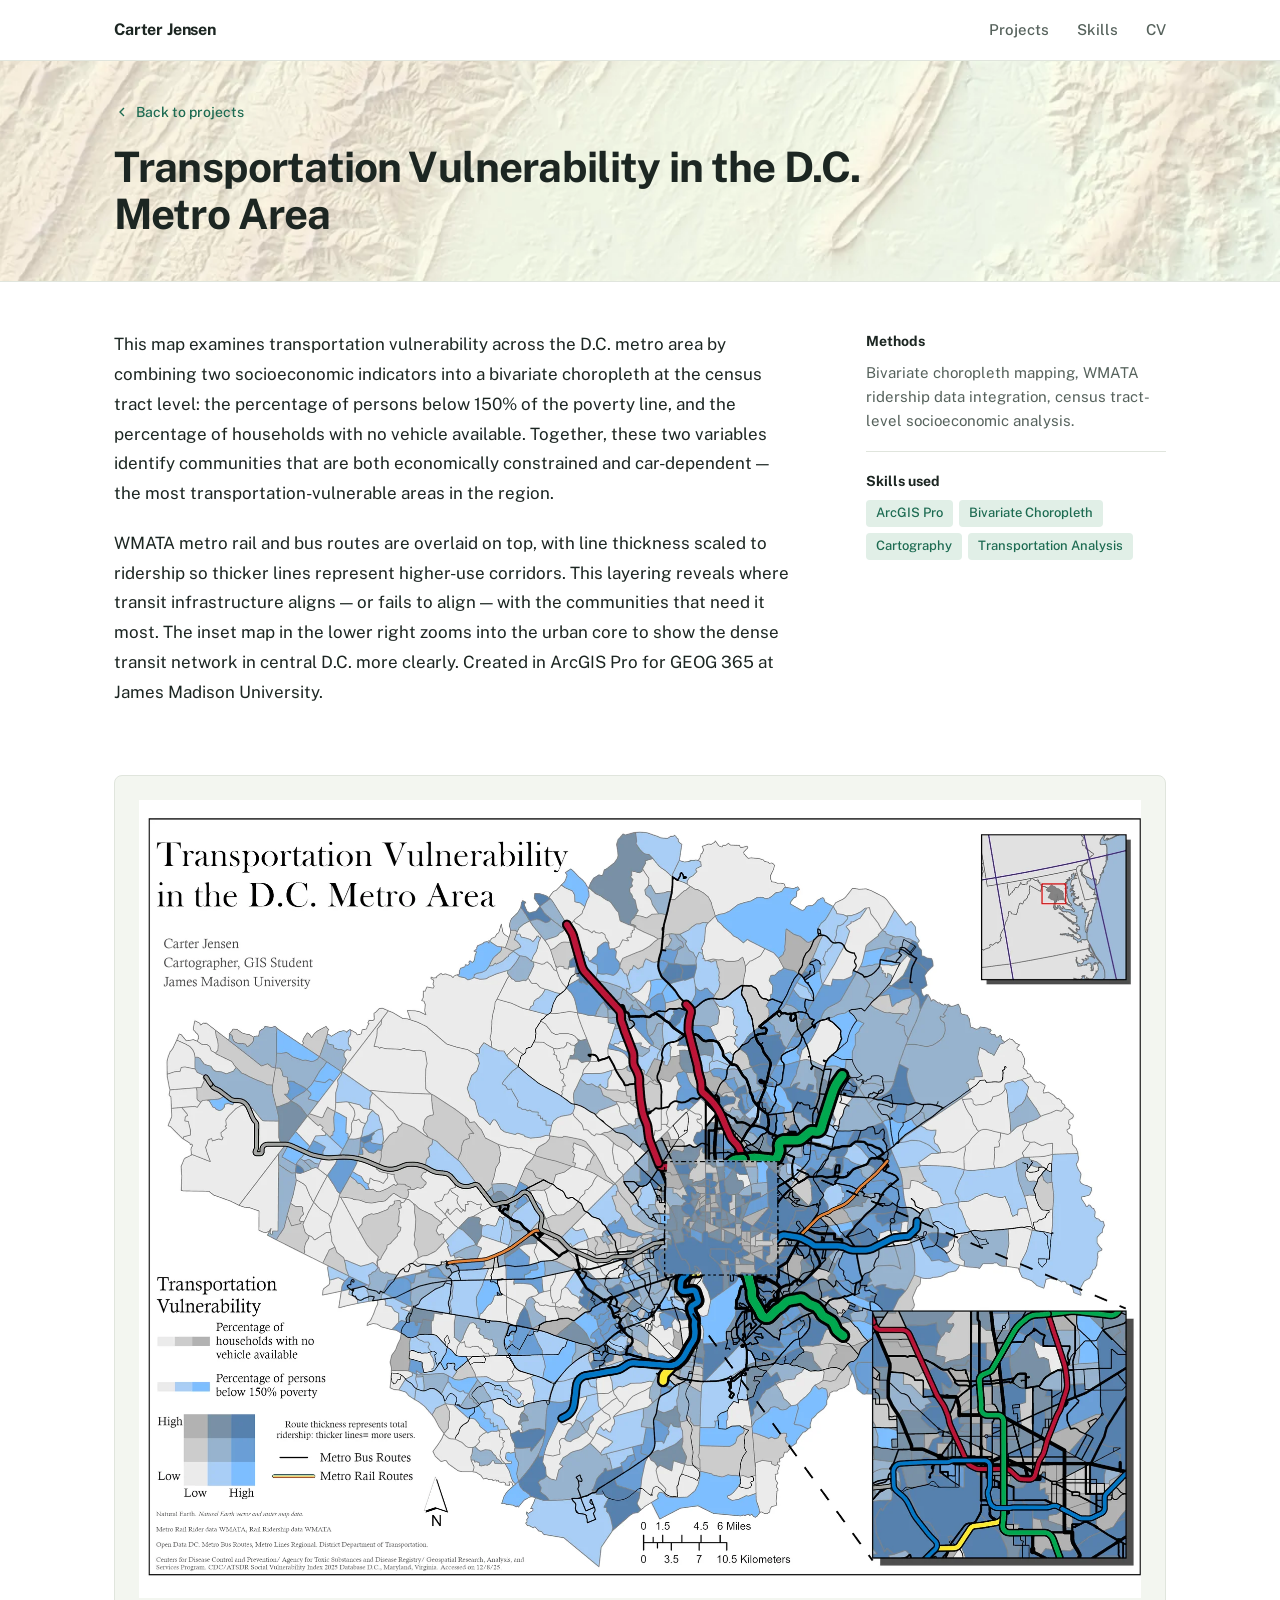
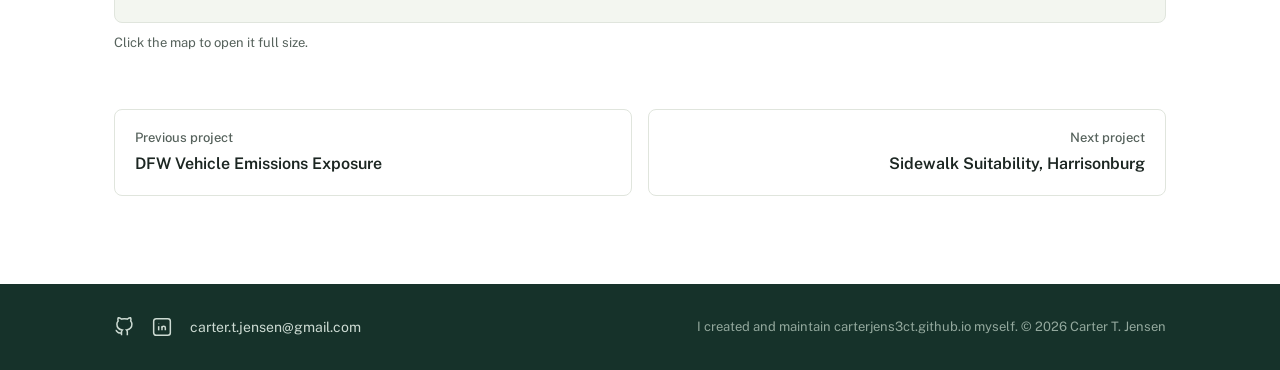
<file: projects/dc-transportation-vulnerability.html>
<!DOCTYPE html>
<html lang="en">
<head>
  <meta charset="UTF-8" />
  <meta name="viewport" content="width=device-width, initial-scale=1.0" />
  <title>Transportation Vulnerability in the D.C. Metro Area | Carter Jensen</title>
  <link rel="stylesheet" href="../style.css" />

  <!-- Page description, tab icon, and browser UI color -->
  <meta name="description" content="A bivariate map of transportation vulnerability in the D.C. metro area." />
  <meta name="theme-color" content="#1d6b52" />
  <link rel="icon" href="../assets/favicon.svg" type="image/svg+xml" />

  <!-- Connect to Google Fonts early so the font shows up faster -->
  <link rel="preconnect" href="https://fonts.googleapis.com" />
  <link rel="preconnect" href="https://fonts.gstatic.com" crossorigin />
  <link href="https://fonts.googleapis.com/css2?family=Public+Sans:wght@400;500;600;700&display=swap" rel="stylesheet" />

</head>
<body>

  <!-- Skip link: hidden until focused with Tab, jumps past the nav -->
  <a class="skip-link" href="#main">Skip to content</a>

  <!-- SECTION: Navigation Bar -->
  <nav class="navbar">
    <div class="nav-container">
      <ul class="nav-links" id="navLinks">
        <li><a href="../index.html#projects">Projects</a></li>
        <li><a href="../index.html#skills">Skills</a></li>
        <li><a href="../assets/carter-jensen-cv.pdf" target="_blank" rel="noopener noreferrer">CV</a></li>
      </ul>
      <a href="../index.html" class="nav-name">Carter Jensen</a>
      <button class="hamburger" id="hamburger" aria-label="Menu" aria-controls="navLinks" aria-expanded="false">
        <span></span><span></span><span></span>
      </button>
    </div>
  </nav>

  <main id="main">

  <!-- SECTION: Project Header (tinted band with back link + title) -->
  <header class="detail-header">
    <div class="section-container">
      <a href="../index.html#projects" class="back-link">
        <svg xmlns="http://www.w3.org/2000/svg" viewBox="0 0 24 24" fill="none" stroke="currentColor" stroke-width="2">
          <polyline points="15 18 9 12 15 6"/>
        </svg>
        Back to projects
      </a>
      <h1 class="detail-title">Transportation Vulnerability in the D.C. Metro Area</h1>
    </div>
  </header>

  <!-- SECTION: Project Detail -->
  <div class="detail-page">
    <div class="section-container">

      <!-- Write-up on the left, methods / skills / links sidebar on the right -->
      <div class="detail-layout">

        <div class="detail-body">
            <p class="detail-desc">
              This map examines transportation vulnerability across the D.C. metro area by combining two
        socioeconomic indicators into a bivariate choropleth at the census tract level: the percentage
        of persons below 150% of the poverty line, and the percentage of households with no vehicle
        available. Together, these two variables identify communities that are both economically
        constrained and car-dependent — the most transportation-vulnerable areas in the region.
            </p>

            <p class="detail-desc">
              WMATA metro rail and bus routes are overlaid on top, with line thickness scaled to ridership
        so thicker lines represent higher-use corridors. This layering reveals where transit
        infrastructure aligns — or fails to align — with the communities that need it most. The
        inset map in the lower right zooms into the urban core to show the dense transit network
        in central D.C. more clearly. Created in ArcGIS Pro for GEOG 365 at James Madison University.
            </p>
        </div>

        <aside class="detail-aside">

          <!-- Methods -->
          <div class="detail-aside-block">
            <p class="detail-skills-label">Methods</p>
            <p class="detail-methods">Bivariate choropleth mapping, WMATA ridership data integration, census tract-level socioeconomic analysis.</p>
          </div>

          <!-- Skills -->
          <div class="detail-aside-block">
            <p class="detail-skills-label">Skills used</p>
            <div class="detail-skills">
              <span class="tag">ArcGIS Pro</span>
              <span class="tag">Bivariate Choropleth</span>
              <span class="tag">Cartography</span>
              <span class="tag">Transportation Analysis</span>
            </div>
          </div>

        </aside>
      </div>

      <!-- Project map — click to open the full-size image in a new tab -->
      <figure class="detail-figure">
        <a href="../assets/projects/dc-transportation-vulnerability.png" target="_blank" rel="noopener noreferrer">
          <img
            src="../assets/projects/web/dc-transportation-vulnerability.webp"
            width="2000" height="1591" loading="lazy" decoding="async"
            alt="Bivariate choropleth map of transportation vulnerability in the D.C. metro area"
            class="detail-img"
            onerror="this.style.display='none';"
          />
        </a>
        <figcaption>Click the map to open it full size.</figcaption>
      </figure>

      <!-- Previous / next project (loops around) -->
      <nav class="detail-next" aria-label="More projects">
        <a href="dfw-emissions.html" class="detail-next-link">
          <span>Previous project</span>
          DFW Vehicle Emissions Exposure
        </a>
        <a href="sidewalk-suitability.html" class="detail-next-link detail-next-link--right">
          <span>Next project</span>
          Sidewalk Suitability, Harrisonburg
        </a>
      </nav>

    </div>
  </div>

  </main>

  <!-- SECTION: Footer -->
  <footer class="footer">
    <div class="footer-container">
      <div class="footer-icons">
        <a href="https://github.com/carterjen3ct" target="_blank" rel="noopener noreferrer" class="footer-icon-link" aria-label="GitHub">
          <svg xmlns="http://www.w3.org/2000/svg" viewBox="0 0 24 24" fill="none" stroke="currentColor" stroke-width="1.8">
            <path d="M9 19c-5 1.5-5-2.5-7-3m14 6v-3.87a3.37 3.37 0 0 0-.94-2.61c3.14-.35 6.44-1.54 6.44-7A5.44 5.44 0 0 0 20 4.77 5.07 5.07 0 0 0 19.91 1S18.73.65 16 2.48a13.38 13.38 0 0 0-7 0C6.27.65 5.09 1 5.09 1A5.07 5.07 0 0 0 5 4.77a5.44 5.44 0 0 0-1.5 3.78c0 5.42 3.3 6.61 6.44 7A3.37 3.37 0 0 0 9 18.13V22"/>
          </svg>
        </a>
        <a href="https://www.linkedin.com/in/carter-t-jensen0/" target="_blank" rel="noopener noreferrer" class="footer-icon-link" aria-label="LinkedIn">
          <svg xmlns="http://www.w3.org/2000/svg" viewBox="0 0 24 24" fill="none" stroke="currentColor" stroke-width="1.8">
            <rect x="2" y="2" width="20" height="20" rx="3"/>
            <line x1="8" y1="11" x2="8" y2="16"/>
            <line x1="8" y1="8" x2="8" y2="8.5"/>
            <polyline points="12,11 12,16"/>
            <path d="M12 13a2 2 0 0 1 4 0v3"/>
          </svg>
        </a>
        <!-- Email — plain text address, no icon -->
        <a href="mailto:carter.t.jensen@gmail.com" class="footer-email-link">carter.t.jensen@gmail.com</a>
      </div>
      <p class="footer-text">I created and maintain carterjens3ct.github.io myself. &copy; 2026 Carter T. Jensen</p>
    </div>
  </footer>

  <script src="../script.js"></script>
  <!-- SECTION: analytics (GoatCounter: page views, referrers, popup events) -->
  <script data-goatcounter="https://jense3ct.goatcounter.com/count" async src="//gc.zgo.at/count.js"></script>

</body>
</html>
</file>
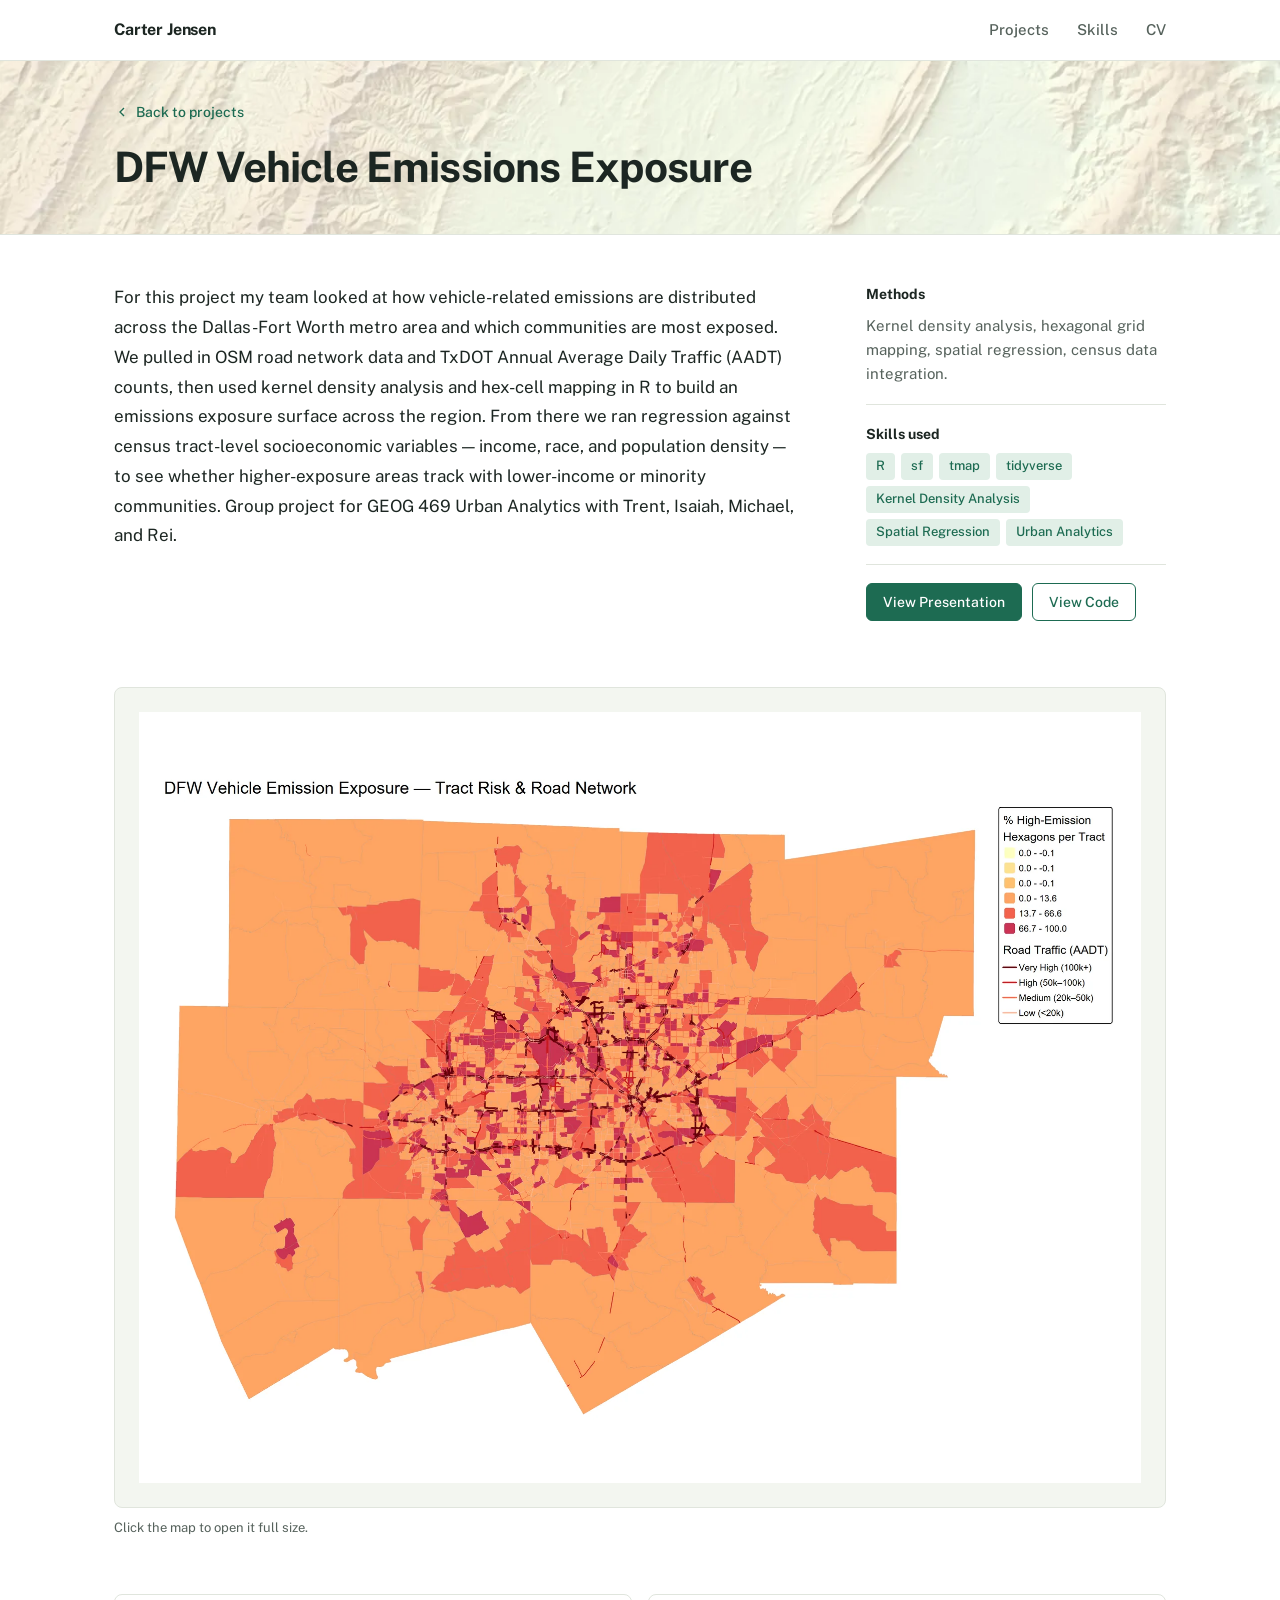
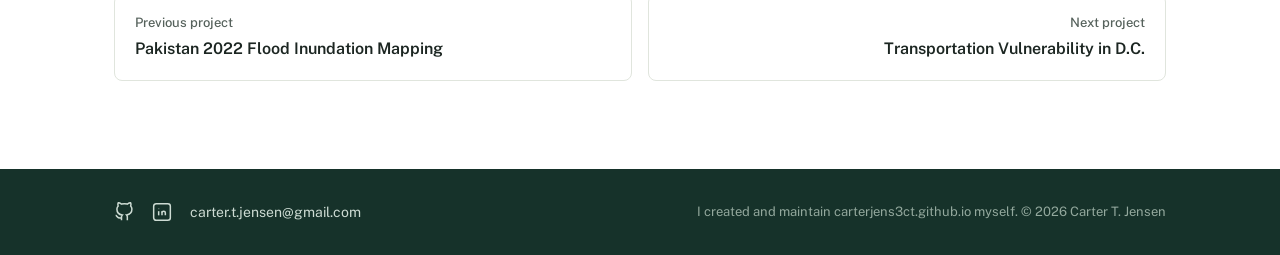
<file: projects/dfw-emissions.html>
<!DOCTYPE html>
<html lang="en">
<head>
  <meta charset="UTF-8" />
  <meta name="viewport" content="width=device-width, initial-scale=1.0" />
  <title>DFW Vehicle Emissions Exposure | Carter Jensen</title>
  <link rel="stylesheet" href="../style.css" />

  <!-- Page description, tab icon, and browser UI color -->
  <meta name="description" content="Who is most exposed to vehicle emissions in Dallas-Fort Worth, mapped and modeled in R." />
  <meta name="theme-color" content="#1d6b52" />
  <link rel="icon" href="../assets/favicon.svg" type="image/svg+xml" />

  <!-- Connect to Google Fonts early so the font shows up faster -->
  <link rel="preconnect" href="https://fonts.googleapis.com" />
  <link rel="preconnect" href="https://fonts.gstatic.com" crossorigin />
  <link href="https://fonts.googleapis.com/css2?family=Public+Sans:wght@400;500;600;700&display=swap" rel="stylesheet" />

</head>
<body>

  <!-- Skip link: hidden until focused with Tab, jumps past the nav -->
  <a class="skip-link" href="#main">Skip to content</a>

  <!-- SECTION: Navigation Bar -->
  <nav class="navbar">
    <div class="nav-container">
      <ul class="nav-links" id="navLinks">
        <li><a href="../index.html#projects">Projects</a></li>
        <li><a href="../index.html#skills">Skills</a></li>
        <li><a href="../assets/carter-jensen-cv.pdf" target="_blank" rel="noopener noreferrer">CV</a></li>
      </ul>
      <a href="../index.html" class="nav-name">Carter Jensen</a>
      <button class="hamburger" id="hamburger" aria-label="Menu" aria-controls="navLinks" aria-expanded="false">
        <span></span><span></span><span></span>
      </button>
    </div>
  </nav>

  <main id="main">

  <!-- SECTION: Project Header (tinted band with back link + title) -->
  <header class="detail-header">
    <div class="section-container">
      <a href="../index.html#projects" class="back-link">
        <svg xmlns="http://www.w3.org/2000/svg" viewBox="0 0 24 24" fill="none" stroke="currentColor" stroke-width="2">
          <polyline points="15 18 9 12 15 6"/>
        </svg>
        Back to projects
      </a>
      <h1 class="detail-title">DFW Vehicle Emissions Exposure</h1>
    </div>
  </header>

  <!-- SECTION: Project Detail -->
  <div class="detail-page">
    <div class="section-container">

      <!-- Write-up on the left, methods / skills / links sidebar on the right -->
      <div class="detail-layout">

        <div class="detail-body">
            <p class="detail-desc">
              For this project my team looked at how vehicle-related emissions are distributed across
        the Dallas-Fort Worth metro area and which communities are most exposed. We pulled in OSM
        road network data and TxDOT Annual Average Daily Traffic (AADT) counts, then used kernel
        density analysis and hex-cell mapping in R to build an emissions exposure surface across
        the region. From there we ran regression against census tract-level socioeconomic variables —
        income, race, and population density — to see whether higher-exposure areas track with
        lower-income or minority communities. Group project for GEOG 469 Urban Analytics with
        Trent, Isaiah, Michael, and Rei.
            </p>
        </div>

        <aside class="detail-aside">

          <!-- Methods -->
          <div class="detail-aside-block">
            <p class="detail-skills-label">Methods</p>
            <p class="detail-methods">Kernel density analysis, hexagonal grid mapping, spatial regression, census data integration.</p>
          </div>

          <!-- Skills -->
          <div class="detail-aside-block">
            <p class="detail-skills-label">Skills used</p>
            <div class="detail-skills">
              <span class="tag">R</span>
              <span class="tag">sf</span>
              <span class="tag">tmap</span>
              <span class="tag">tidyverse</span>
              <span class="tag">Kernel Density Analysis</span>
              <span class="tag">Spatial Regression</span>
              <span class="tag">Urban Analytics</span>
            </div>
          </div>

          <!-- Links (presentation, code, etc.) -->
          <div class="detail-aside-block detail-links">
          <a href="../assets/projects/dfw-vehicle-emissions.pptx" download class="btn btn-primary btn-small">View Presentation</a>
          <a href="https://github.com/almzrei/project469" target="_blank" rel="noopener noreferrer" class="btn btn-secondary btn-small">View Code</a>
          </div>

        </aside>
      </div>

      <!-- Project map — click to open the full-size image in a new tab -->
      <figure class="detail-figure">
        <a href="../assets/projects/dfw-vehicle-emissions.png" target="_blank" rel="noopener noreferrer">
          <img
            src="../assets/projects/web/dfw-vehicle-emissions.webp"
            width="2000" height="1538" loading="lazy" decoding="async"
            alt="Kernel density map of vehicle emissions exposure across the DFW metro area"
            class="detail-img"
            onerror="this.style.display='none';"
          />
        </a>
        <figcaption>Click the map to open it full size.</figcaption>
      </figure>

      <!-- Previous / next project (loops around) -->
      <nav class="detail-next" aria-label="More projects">
        <a href="pakistan-flood.html" class="detail-next-link">
          <span>Previous project</span>
          Pakistan 2022 Flood Inundation Mapping
        </a>
        <a href="dc-transportation-vulnerability.html" class="detail-next-link detail-next-link--right">
          <span>Next project</span>
          Transportation Vulnerability in D.C.
        </a>
      </nav>

    </div>
  </div>

  </main>

  <!-- SECTION: Footer -->
  <footer class="footer">
    <div class="footer-container">
      <div class="footer-icons">
        <a href="https://github.com/carterjen3ct" target="_blank" rel="noopener noreferrer" class="footer-icon-link" aria-label="GitHub">
          <svg xmlns="http://www.w3.org/2000/svg" viewBox="0 0 24 24" fill="none" stroke="currentColor" stroke-width="1.8">
            <path d="M9 19c-5 1.5-5-2.5-7-3m14 6v-3.87a3.37 3.37 0 0 0-.94-2.61c3.14-.35 6.44-1.54 6.44-7A5.44 5.44 0 0 0 20 4.77 5.07 5.07 0 0 0 19.91 1S18.73.65 16 2.48a13.38 13.38 0 0 0-7 0C6.27.65 5.09 1 5.09 1A5.07 5.07 0 0 0 5 4.77a5.44 5.44 0 0 0-1.5 3.78c0 5.42 3.3 6.61 6.44 7A3.37 3.37 0 0 0 9 18.13V22"/>
          </svg>
        </a>
        <a href="https://www.linkedin.com/in/carter-t-jensen0/" target="_blank" rel="noopener noreferrer" class="footer-icon-link" aria-label="LinkedIn">
          <svg xmlns="http://www.w3.org/2000/svg" viewBox="0 0 24 24" fill="none" stroke="currentColor" stroke-width="1.8">
            <rect x="2" y="2" width="20" height="20" rx="3"/>
            <line x1="8" y1="11" x2="8" y2="16"/>
            <line x1="8" y1="8" x2="8" y2="8.5"/>
            <polyline points="12,11 12,16"/>
            <path d="M12 13a2 2 0 0 1 4 0v3"/>
          </svg>
        </a>
        <!-- Email — plain text address, no icon -->
        <a href="mailto:carter.t.jensen@gmail.com" class="footer-email-link">carter.t.jensen@gmail.com</a>
      </div>
      <p class="footer-text">I created and maintain carterjens3ct.github.io myself. &copy; 2026 Carter T. Jensen</p>
    </div>
  </footer>

  <script src="../script.js"></script>
  <!-- SECTION: analytics (GoatCounter: page views, referrers, popup events) -->
  <script data-goatcounter="https://jense3ct.goatcounter.com/count" async src="//gc.zgo.at/count.js"></script>

</body>
</html>
</file>
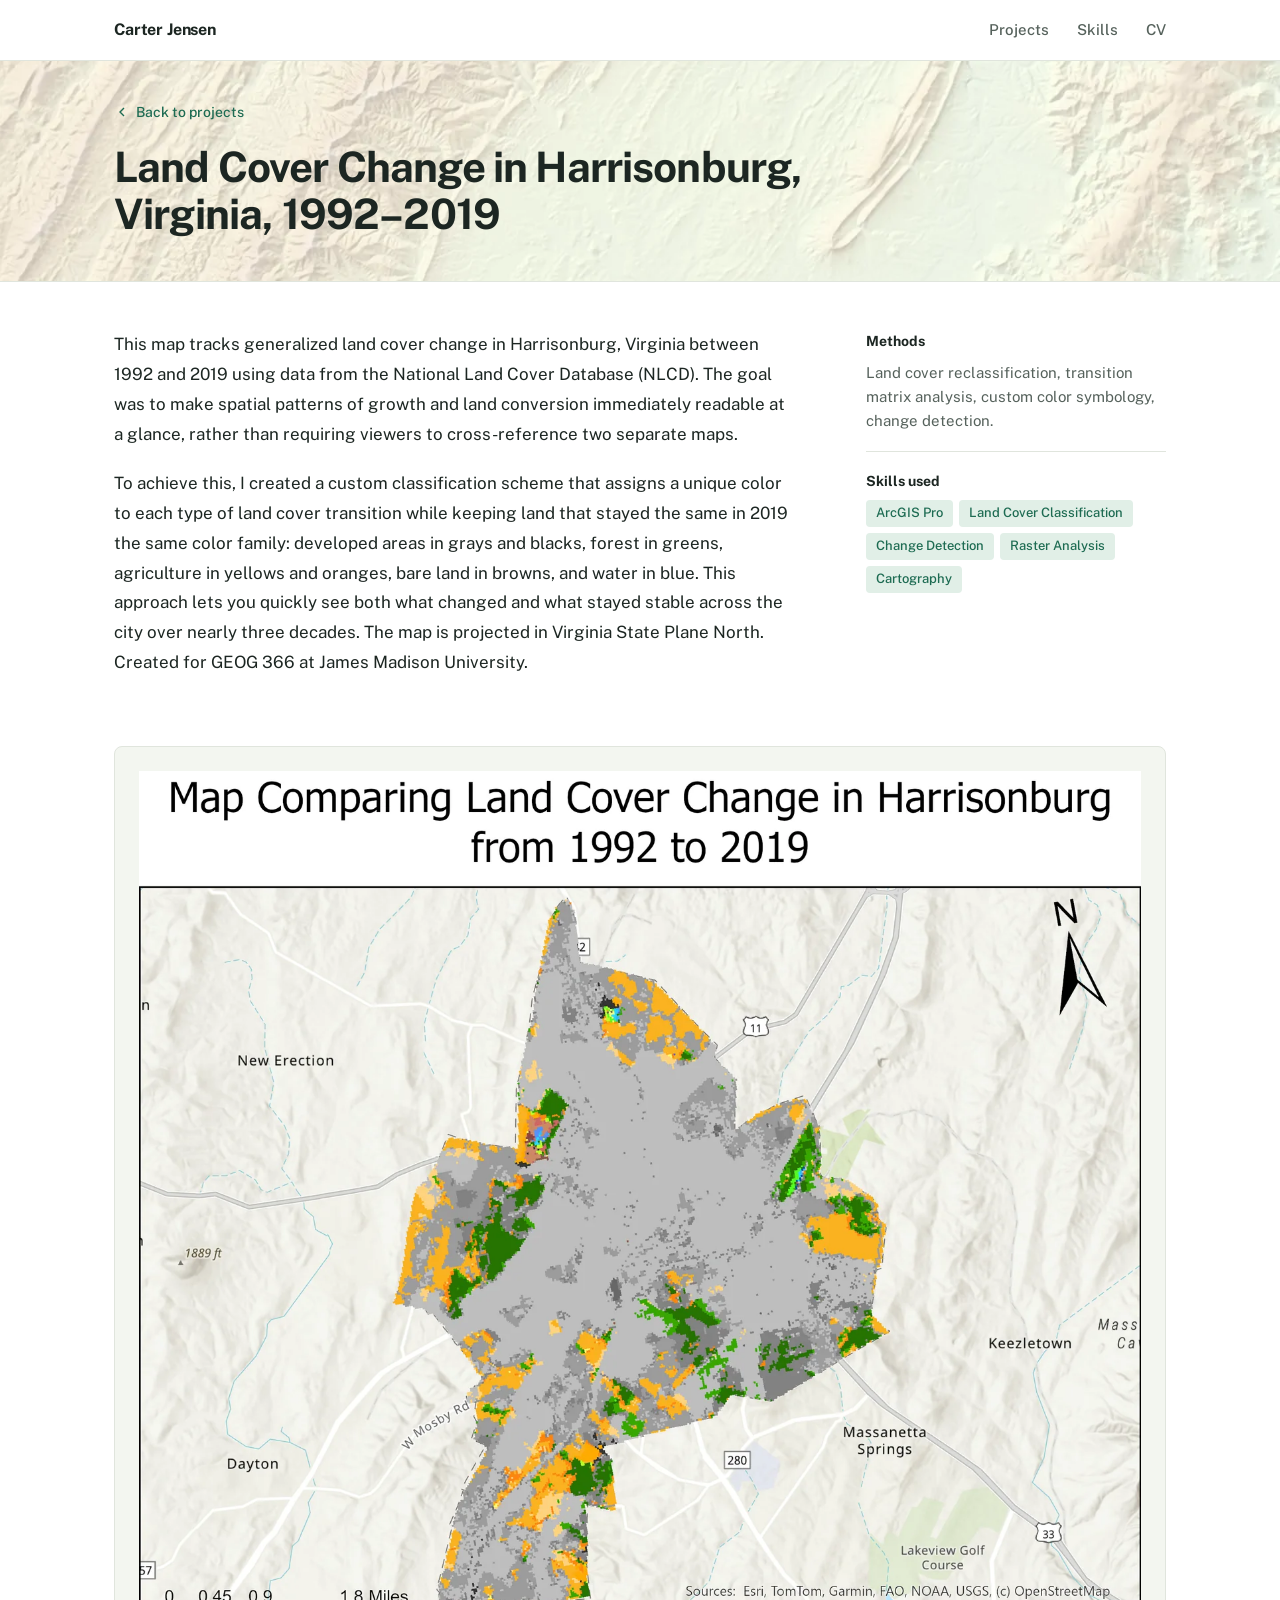
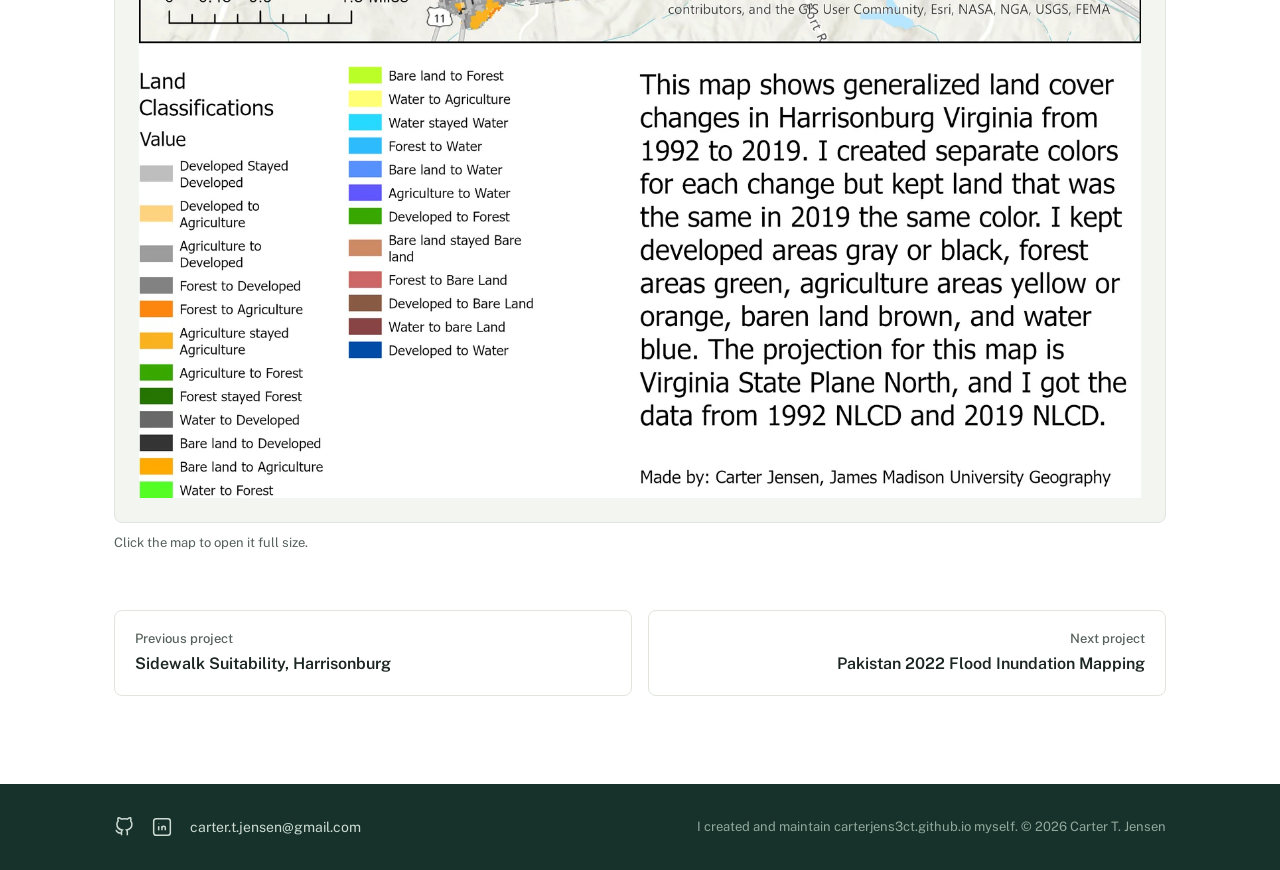
<file: projects/land-cover-change.html>
<!DOCTYPE html>
<html lang="en">
<head>
  <meta charset="UTF-8" />
  <meta name="viewport" content="width=device-width, initial-scale=1.0" />
  <title>Land Cover Change in Harrisonburg, 1992–2019 | Carter Jensen</title>
  <link rel="stylesheet" href="../style.css" />

  <!-- Page description, tab icon, and browser UI color -->
  <meta name="description" content="Land cover change in Harrisonburg, Virginia from 1992 to 2019." />
  <meta name="theme-color" content="#1d6b52" />
  <link rel="icon" href="../assets/favicon.svg" type="image/svg+xml" />

  <!-- Connect to Google Fonts early so the font shows up faster -->
  <link rel="preconnect" href="https://fonts.googleapis.com" />
  <link rel="preconnect" href="https://fonts.gstatic.com" crossorigin />
  <link href="https://fonts.googleapis.com/css2?family=Public+Sans:wght@400;500;600;700&display=swap" rel="stylesheet" />

</head>
<body>

  <!-- Skip link: hidden until focused with Tab, jumps past the nav -->
  <a class="skip-link" href="#main">Skip to content</a>

  <!-- SECTION: Navigation Bar -->
  <nav class="navbar">
    <div class="nav-container">
      <ul class="nav-links" id="navLinks">
        <li><a href="../index.html#projects">Projects</a></li>
        <li><a href="../index.html#skills">Skills</a></li>
        <li><a href="../assets/carter-jensen-cv.pdf" target="_blank" rel="noopener noreferrer">CV</a></li>
      </ul>
      <a href="../index.html" class="nav-name">Carter Jensen</a>
      <button class="hamburger" id="hamburger" aria-label="Menu" aria-controls="navLinks" aria-expanded="false">
        <span></span><span></span><span></span>
      </button>
    </div>
  </nav>

  <main id="main">

  <!-- SECTION: Project Header (tinted band with back link + title) -->
  <header class="detail-header">
    <div class="section-container">
      <a href="../index.html#projects" class="back-link">
        <svg xmlns="http://www.w3.org/2000/svg" viewBox="0 0 24 24" fill="none" stroke="currentColor" stroke-width="2">
          <polyline points="15 18 9 12 15 6"/>
        </svg>
        Back to projects
      </a>
      <h1 class="detail-title">Land Cover Change in Harrisonburg, Virginia, 1992–2019</h1>
    </div>
  </header>

  <!-- SECTION: Project Detail -->
  <div class="detail-page">
    <div class="section-container">

      <!-- Write-up on the left, methods / skills / links sidebar on the right -->
      <div class="detail-layout">

        <div class="detail-body">
            <p class="detail-desc">
              This map tracks generalized land cover change in Harrisonburg, Virginia between 1992 and
        2019 using data from the National Land Cover Database (NLCD). The goal was to make spatial
        patterns of growth and land conversion immediately readable at a glance, rather than requiring
        viewers to cross-reference two separate maps.
            </p>

            <p class="detail-desc">
              To achieve this, I created a custom classification scheme that assigns a unique color to each
        type of land cover transition while keeping land that stayed the same in 2019 the same color
        family: developed areas in grays and blacks, forest in greens, agriculture in yellows and
        oranges, bare land in browns, and water in blue. This approach lets you quickly see both
        what changed and what stayed stable across the city over nearly three decades. The map is
        projected in Virginia State Plane North. Created for GEOG 366 at James Madison University.
            </p>
        </div>

        <aside class="detail-aside">

          <!-- Methods -->
          <div class="detail-aside-block">
            <p class="detail-skills-label">Methods</p>
            <p class="detail-methods">Land cover reclassification, transition matrix analysis, custom color symbology, change detection.</p>
          </div>

          <!-- Skills -->
          <div class="detail-aside-block">
            <p class="detail-skills-label">Skills used</p>
            <div class="detail-skills">
              <span class="tag">ArcGIS Pro</span>
              <span class="tag">Land Cover Classification</span>
              <span class="tag">Change Detection</span>
              <span class="tag">Raster Analysis</span>
              <span class="tag">Cartography</span>
            </div>
          </div>

        </aside>
      </div>

      <!-- Project map — click to open the full-size image in a new tab -->
      <figure class="detail-figure">
        <a href="../assets/projects/land-cover-change-harrisonburg.png" target="_blank" rel="noopener noreferrer">
          <img
            src="../assets/projects/web/land-cover-change-harrisonburg.webp"
            width="1510" height="2000" loading="lazy" decoding="async"
            alt="Map comparing land cover change in Harrisonburg Virginia from 1992 to 2019"
            class="detail-img"
            onerror="this.style.display='none';"
          />
        </a>
        <figcaption>Click the map to open it full size.</figcaption>
      </figure>

      <!-- Previous / next project (loops around) -->
      <nav class="detail-next" aria-label="More projects">
        <a href="sidewalk-suitability.html" class="detail-next-link">
          <span>Previous project</span>
          Sidewalk Suitability, Harrisonburg
        </a>
        <a href="pakistan-flood.html" class="detail-next-link detail-next-link--right">
          <span>Next project</span>
          Pakistan 2022 Flood Inundation Mapping
        </a>
      </nav>

    </div>
  </div>

  </main>

  <!-- SECTION: Footer -->
  <footer class="footer">
    <div class="footer-container">
      <div class="footer-icons">
        <a href="https://github.com/carterjen3ct" target="_blank" rel="noopener noreferrer" class="footer-icon-link" aria-label="GitHub">
          <svg xmlns="http://www.w3.org/2000/svg" viewBox="0 0 24 24" fill="none" stroke="currentColor" stroke-width="1.8">
            <path d="M9 19c-5 1.5-5-2.5-7-3m14 6v-3.87a3.37 3.37 0 0 0-.94-2.61c3.14-.35 6.44-1.54 6.44-7A5.44 5.44 0 0 0 20 4.77 5.07 5.07 0 0 0 19.91 1S18.73.65 16 2.48a13.38 13.38 0 0 0-7 0C6.27.65 5.09 1 5.09 1A5.07 5.07 0 0 0 5 4.77a5.44 5.44 0 0 0-1.5 3.78c0 5.42 3.3 6.61 6.44 7A3.37 3.37 0 0 0 9 18.13V22"/>
          </svg>
        </a>
        <a href="https://www.linkedin.com/in/carter-t-jensen0/" target="_blank" rel="noopener noreferrer" class="footer-icon-link" aria-label="LinkedIn">
          <svg xmlns="http://www.w3.org/2000/svg" viewBox="0 0 24 24" fill="none" stroke="currentColor" stroke-width="1.8">
            <rect x="2" y="2" width="20" height="20" rx="3"/>
            <line x1="8" y1="11" x2="8" y2="16"/>
            <line x1="8" y1="8" x2="8" y2="8.5"/>
            <polyline points="12,11 12,16"/>
            <path d="M12 13a2 2 0 0 1 4 0v3"/>
          </svg>
        </a>
        <!-- Email — plain text address, no icon -->
        <a href="mailto:carter.t.jensen@gmail.com" class="footer-email-link">carter.t.jensen@gmail.com</a>
      </div>
      <p class="footer-text">I created and maintain carterjens3ct.github.io myself. &copy; 2026 Carter T. Jensen</p>
    </div>
  </footer>

  <script src="../script.js"></script>
  <!-- SECTION: analytics (GoatCounter: page views, referrers, popup events) -->
  <script data-goatcounter="https://jense3ct.goatcounter.com/count" async src="//gc.zgo.at/count.js"></script>

</body>
</html>
</file>
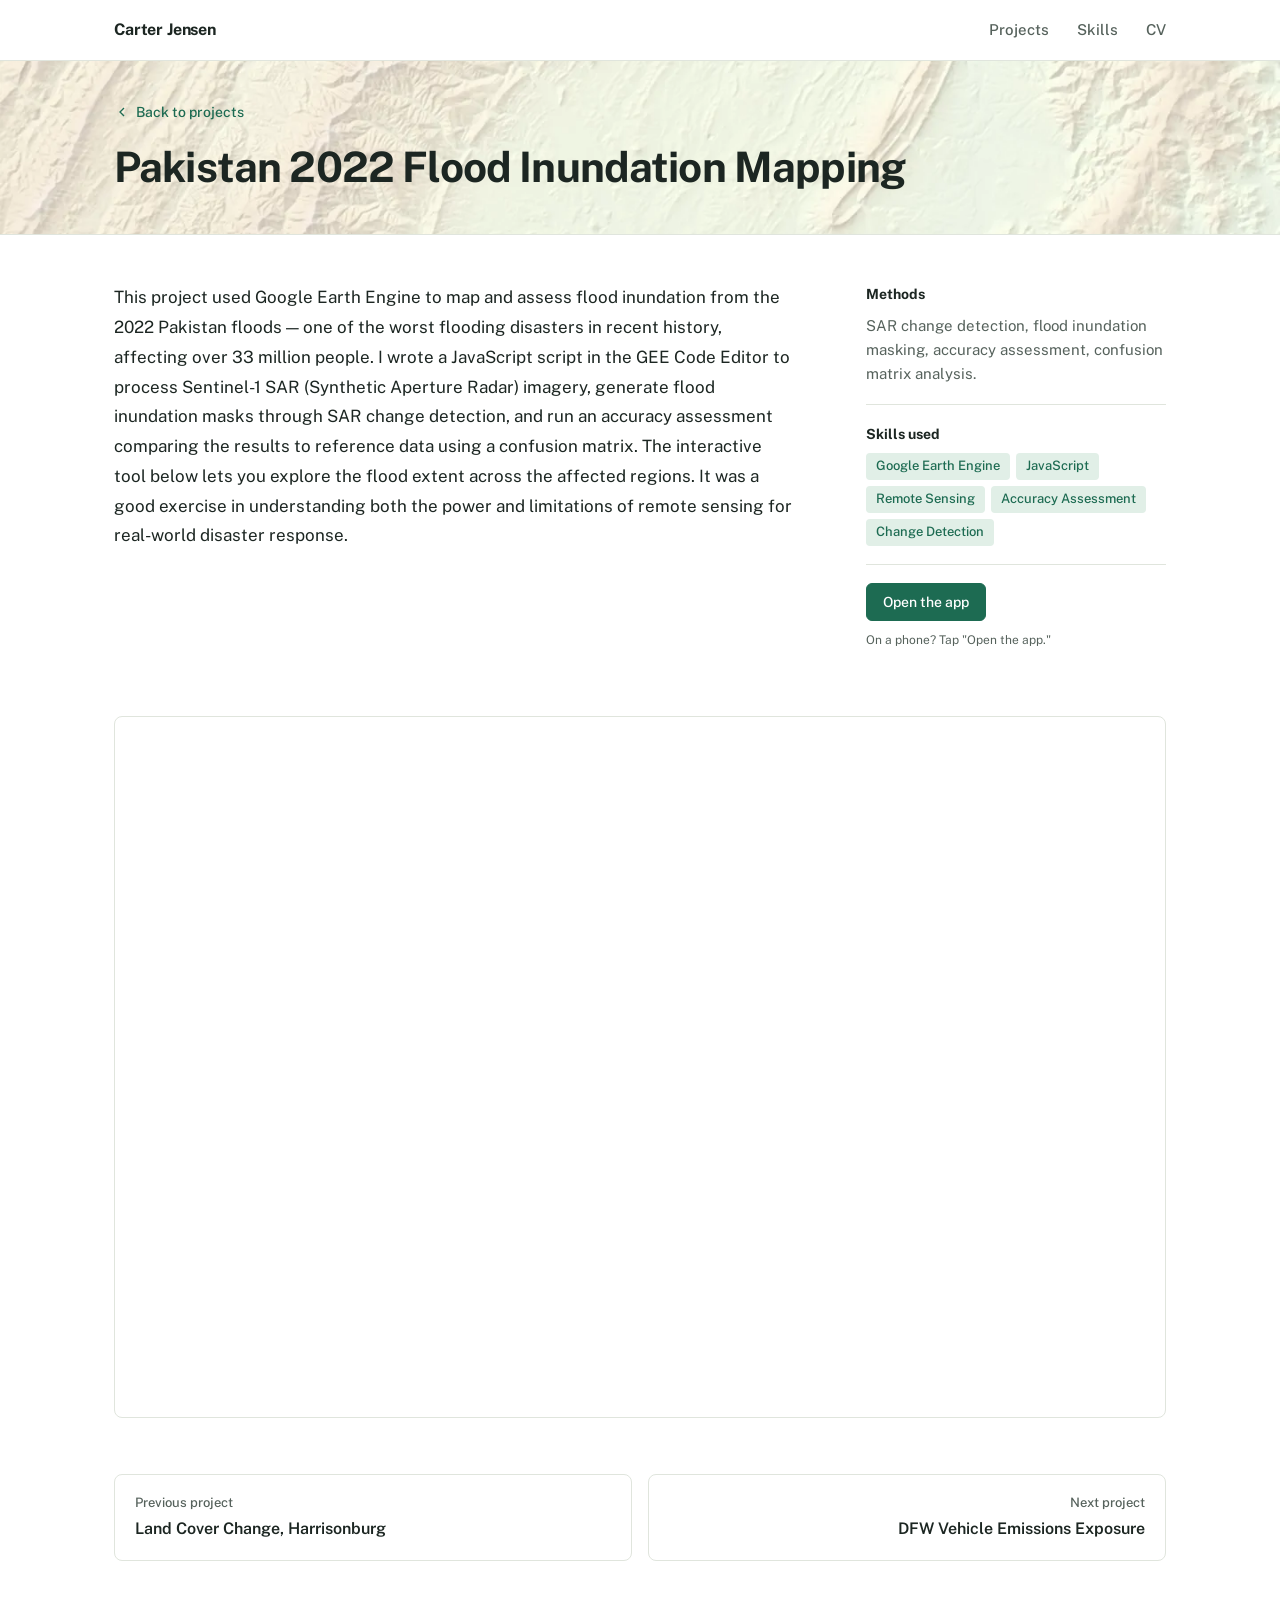
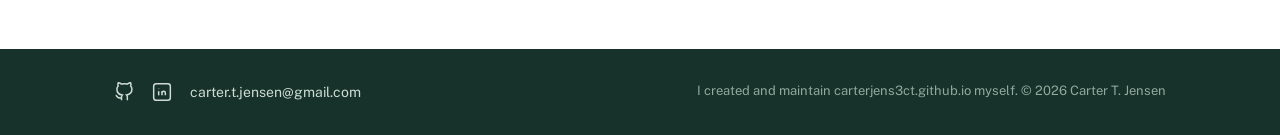
<file: projects/pakistan-flood.html>
<!DOCTYPE html>
<html lang="en">
<head>
  <meta charset="UTF-8" />
  <meta name="viewport" content="width=device-width, initial-scale=1.0" />
  <title>Pakistan 2022 Flood Inundation Mapping | Carter Jensen</title>
  <link rel="stylesheet" href="../style.css" />

  <!-- Page description, tab icon, and browser UI color -->
  <meta name="description" content="Mapping the 2022 Pakistan floods with Sentinel-1 SAR in Google Earth Engine." />
  <meta name="theme-color" content="#1d6b52" />
  <link rel="icon" href="../assets/favicon.svg" type="image/svg+xml" />

  <!-- Connect to Google Fonts early so the font shows up faster -->
  <link rel="preconnect" href="https://fonts.googleapis.com" />
  <link rel="preconnect" href="https://fonts.gstatic.com" crossorigin />
  <link href="https://fonts.googleapis.com/css2?family=Public+Sans:wght@400;500;600;700&display=swap" rel="stylesheet" />

</head>
<body>

  <!-- Skip link: hidden until focused with Tab, jumps past the nav -->
  <a class="skip-link" href="#main">Skip to content</a>

  <!-- SECTION: Navigation Bar -->
  <nav class="navbar">
    <div class="nav-container">
      <ul class="nav-links" id="navLinks">
        <li><a href="../index.html#projects">Projects</a></li>
        <li><a href="../index.html#skills">Skills</a></li>
        <li><a href="../assets/carter-jensen-cv.pdf" target="_blank" rel="noopener noreferrer">CV</a></li>
      </ul>
      <a href="../index.html" class="nav-name">Carter Jensen</a>
      <button class="hamburger" id="hamburger" aria-label="Menu" aria-controls="navLinks" aria-expanded="false">
        <span></span><span></span><span></span>
      </button>
    </div>
  </nav>

  <main id="main">

  <!-- SECTION: Project Header (tinted band with back link + title) -->
  <header class="detail-header">
    <div class="section-container">
      <a href="../index.html#projects" class="back-link">
        <svg xmlns="http://www.w3.org/2000/svg" viewBox="0 0 24 24" fill="none" stroke="currentColor" stroke-width="2">
          <polyline points="15 18 9 12 15 6"/>
        </svg>
        Back to projects
      </a>
      <h1 class="detail-title">Pakistan 2022 Flood Inundation Mapping</h1>
    </div>
  </header>

  <!-- SECTION: Project Detail -->
  <div class="detail-page">
    <div class="section-container">

      <!-- Write-up on the left, methods / skills / links sidebar on the right -->
      <div class="detail-layout">

        <div class="detail-body">
            <p class="detail-desc">
              This project used Google Earth Engine to map and assess flood inundation from the 2022 Pakistan
        floods — one of the worst flooding disasters in recent history, affecting over 33 million people.
        I wrote a JavaScript script in the GEE Code Editor to process Sentinel-1 SAR (Synthetic Aperture Radar)
        imagery, generate flood inundation masks through SAR change detection, and run an accuracy assessment
        comparing the results to reference data using a confusion matrix. The interactive tool below lets you
        explore the flood extent across the affected regions. It was a good exercise in understanding both the
        power and limitations of remote sensing for real-world disaster response.
            </p>
        </div>

        <aside class="detail-aside">

          <!-- Methods -->
          <div class="detail-aside-block">
            <p class="detail-skills-label">Methods</p>
            <p class="detail-methods">SAR change detection, flood inundation masking, accuracy assessment, confusion matrix analysis.</p>
          </div>

          <!-- Skills -->
          <div class="detail-aside-block">
            <p class="detail-skills-label">Skills used</p>
            <div class="detail-skills">
              <span class="tag">Google Earth Engine</span>
              <span class="tag">JavaScript</span>
              <span class="tag">Remote Sensing</span>
              <span class="tag">Accuracy Assessment</span>
              <span class="tag">Change Detection</span>
            </div>
          </div>

          <!-- Links (presentation, code, etc.) -->
          <div class="detail-aside-block detail-links">
            <a href="https://cartertjensen.users.earthengine.app/view/flood-inundation-mapping-tool" target="_blank" rel="noopener noreferrer" class="btn btn-primary btn-small">Open the app</a>
            <!-- UPDATE: add the GitHub link for the GEE script when it's public, then uncomment:
            <a href="YOUR-GITHUB-LINK" target="_blank" rel="noopener noreferrer" class="btn btn-secondary btn-small">GitHub</a> -->
            <!-- Hint: the embed is cramped on phones, the full app works better -->
            <p class="detail-hint">On a phone? Tap "Open the app."</p>
          </div>

        </aside>
      </div>

      <!-- GEE app embedded directly — loads on page open -->
      <div class="detail-gee-wrap">
        <iframe
          src="https://cartertjensen.users.earthengine.app/view/flood-inundation-mapping-tool"
          class="detail-iframe"
          allowfullscreen
          title="Pakistan 2022 Flood Inundation Mapping Tool — Google Earth Engine"
        ></iframe>
      </div>

      <!-- Previous / next project (loops around) -->
      <nav class="detail-next" aria-label="More projects">
        <a href="land-cover-change.html" class="detail-next-link">
          <span>Previous project</span>
          Land Cover Change, Harrisonburg
        </a>
        <a href="dfw-emissions.html" class="detail-next-link detail-next-link--right">
          <span>Next project</span>
          DFW Vehicle Emissions Exposure
        </a>
      </nav>

    </div>
  </div>

  </main>

  <!-- SECTION: Footer -->
  <footer class="footer">
    <div class="footer-container">
      <div class="footer-icons">
        <a href="https://github.com/carterjen3ct" target="_blank" rel="noopener noreferrer" class="footer-icon-link" aria-label="GitHub">
          <svg xmlns="http://www.w3.org/2000/svg" viewBox="0 0 24 24" fill="none" stroke="currentColor" stroke-width="1.8">
            <path d="M9 19c-5 1.5-5-2.5-7-3m14 6v-3.87a3.37 3.37 0 0 0-.94-2.61c3.14-.35 6.44-1.54 6.44-7A5.44 5.44 0 0 0 20 4.77 5.07 5.07 0 0 0 19.91 1S18.73.65 16 2.48a13.38 13.38 0 0 0-7 0C6.27.65 5.09 1 5.09 1A5.07 5.07 0 0 0 5 4.77a5.44 5.44 0 0 0-1.5 3.78c0 5.42 3.3 6.61 6.44 7A3.37 3.37 0 0 0 9 18.13V22"/>
          </svg>
        </a>
        <a href="https://www.linkedin.com/in/carter-t-jensen0/" target="_blank" rel="noopener noreferrer" class="footer-icon-link" aria-label="LinkedIn">
          <svg xmlns="http://www.w3.org/2000/svg" viewBox="0 0 24 24" fill="none" stroke="currentColor" stroke-width="1.8">
            <rect x="2" y="2" width="20" height="20" rx="3"/>
            <line x1="8" y1="11" x2="8" y2="16"/>
            <line x1="8" y1="8" x2="8" y2="8.5"/>
            <polyline points="12,11 12,16"/>
            <path d="M12 13a2 2 0 0 1 4 0v3"/>
          </svg>
        </a>
        <!-- Email — plain text address, no icon -->
        <a href="mailto:carter.t.jensen@gmail.com" class="footer-email-link">carter.t.jensen@gmail.com</a>
      </div>
      <p class="footer-text">I created and maintain carterjens3ct.github.io myself. &copy; 2026 Carter T. Jensen</p>
    </div>
  </footer>

  <script src="../script.js"></script>
  <!-- SECTION: analytics (GoatCounter: page views, referrers, popup events) -->
  <script data-goatcounter="https://jense3ct.goatcounter.com/count" async src="//gc.zgo.at/count.js"></script>

</body>
</html>
</file>
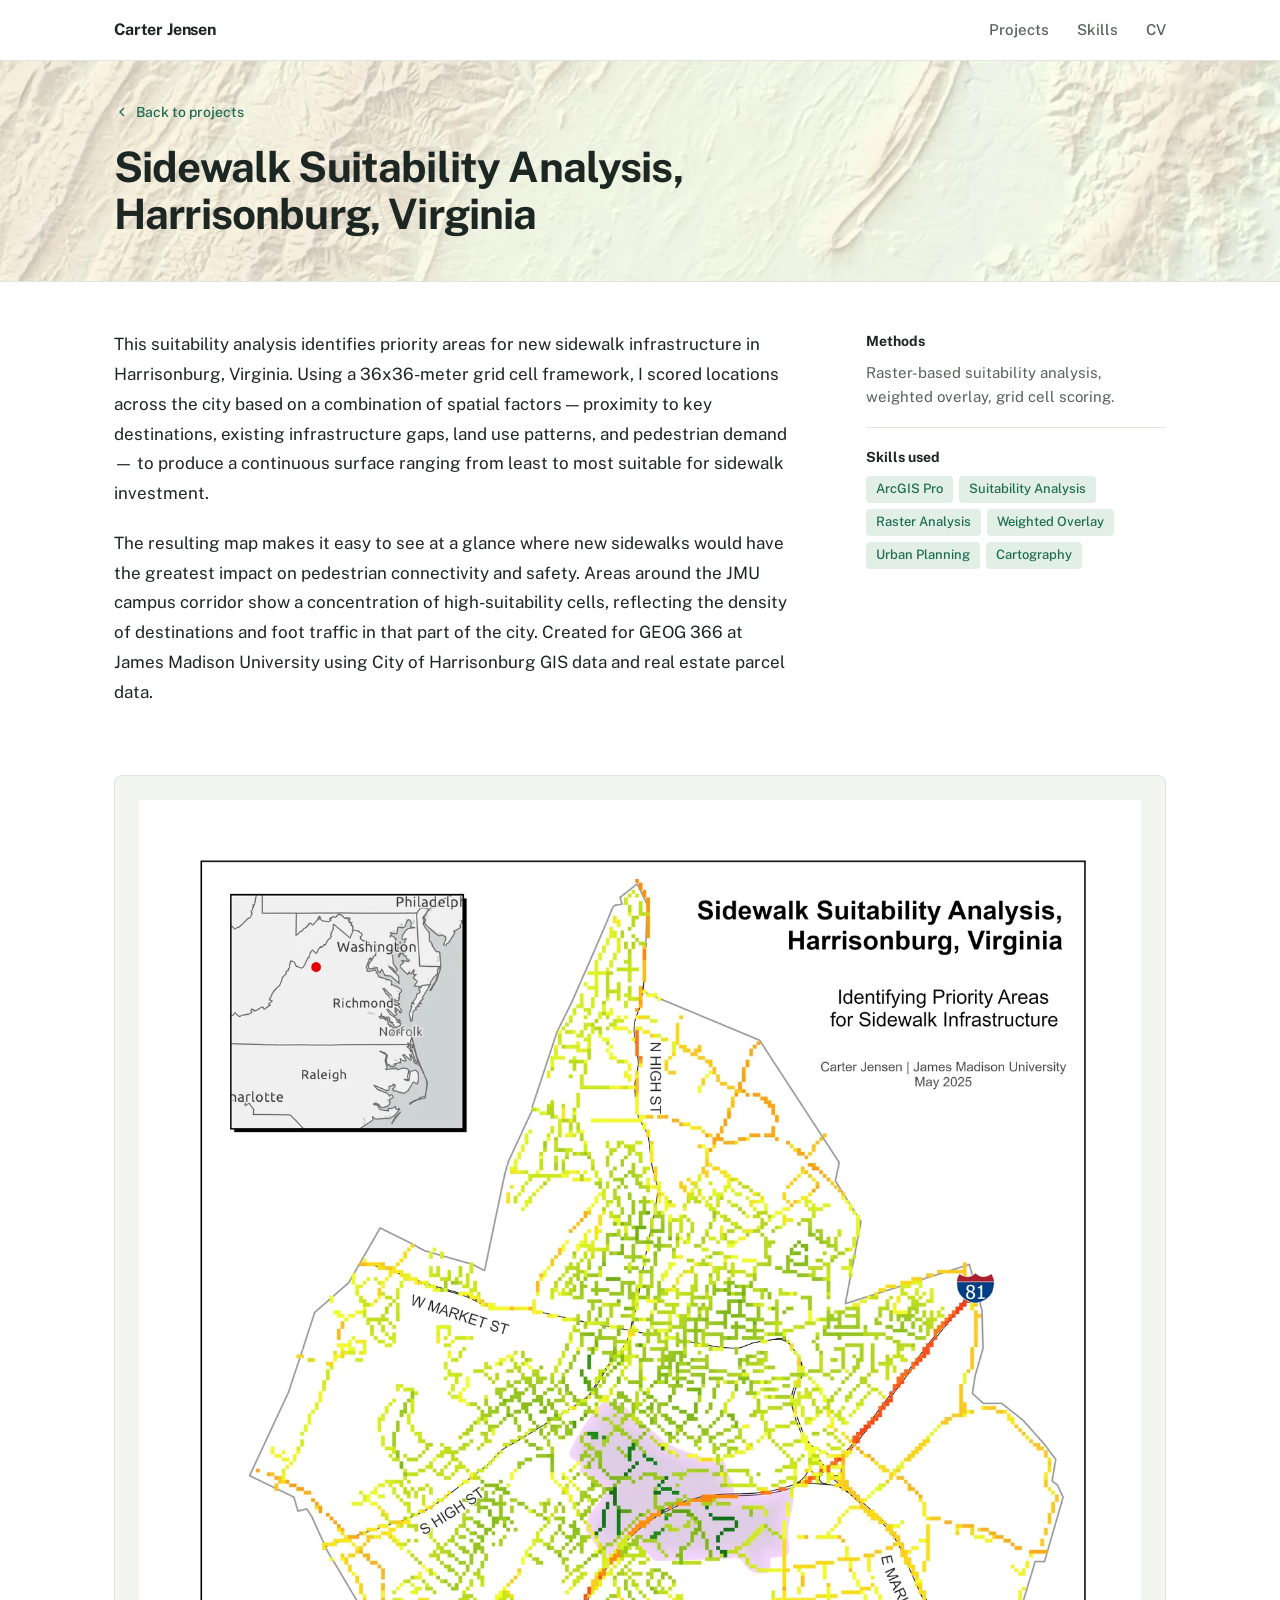
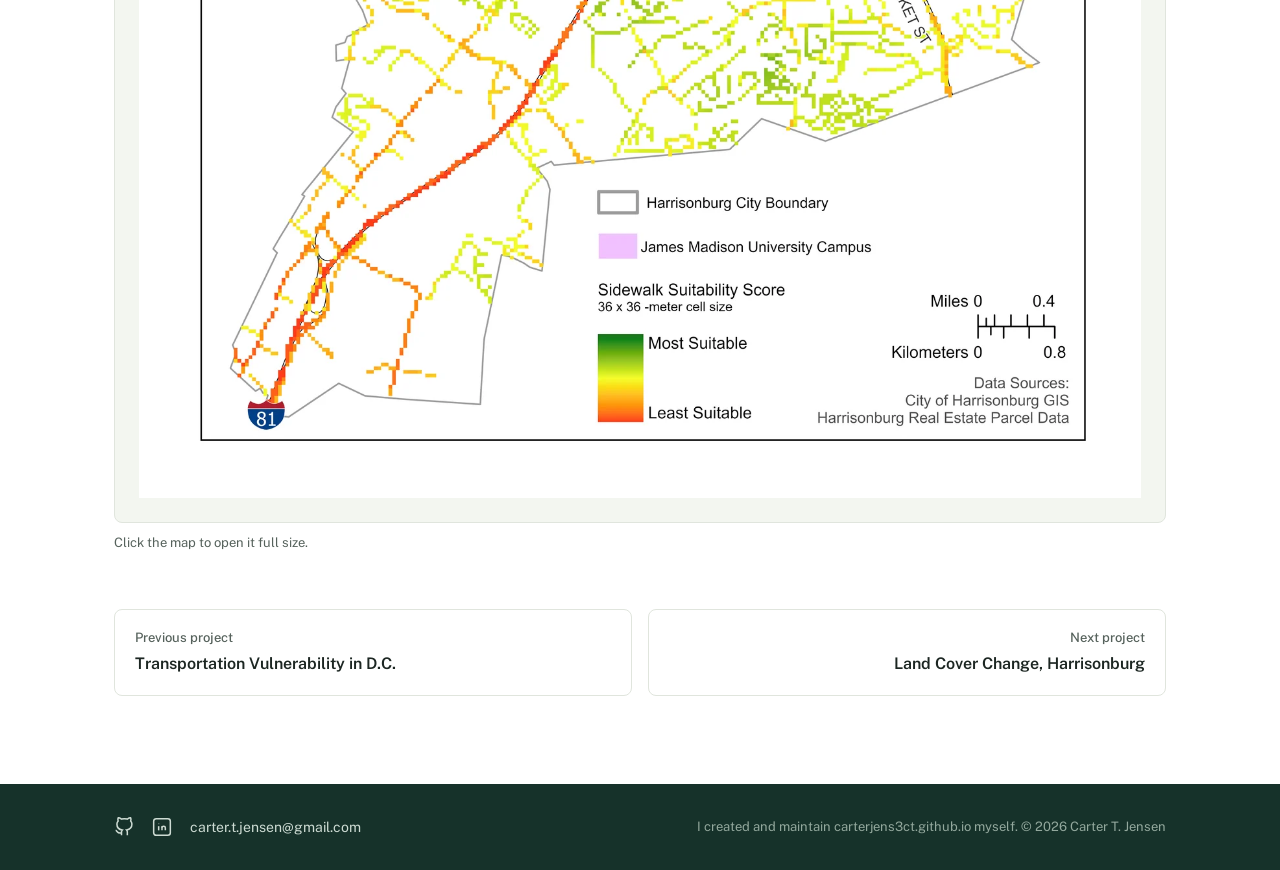
<file: projects/sidewalk-suitability.html>
<!DOCTYPE html>
<html lang="en">
<head>
  <meta charset="UTF-8" />
  <meta name="viewport" content="width=device-width, initial-scale=1.0" />
  <title>Sidewalk Suitability Analysis, Harrisonburg | Carter Jensen</title>
  <link rel="stylesheet" href="../style.css" />

  <!-- Page description, tab icon, and browser UI color -->
  <meta name="description" content="Suitability analysis for new sidewalks in Harrisonburg, Virginia." />
  <meta name="theme-color" content="#1d6b52" />
  <link rel="icon" href="../assets/favicon.svg" type="image/svg+xml" />

  <!-- Connect to Google Fonts early so the font shows up faster -->
  <link rel="preconnect" href="https://fonts.googleapis.com" />
  <link rel="preconnect" href="https://fonts.gstatic.com" crossorigin />
  <link href="https://fonts.googleapis.com/css2?family=Public+Sans:wght@400;500;600;700&display=swap" rel="stylesheet" />

</head>
<body>

  <!-- Skip link: hidden until focused with Tab, jumps past the nav -->
  <a class="skip-link" href="#main">Skip to content</a>

  <!-- SECTION: Navigation Bar -->
  <nav class="navbar">
    <div class="nav-container">
      <ul class="nav-links" id="navLinks">
        <li><a href="../index.html#projects">Projects</a></li>
        <li><a href="../index.html#skills">Skills</a></li>
        <li><a href="../assets/carter-jensen-cv.pdf" target="_blank" rel="noopener noreferrer">CV</a></li>
      </ul>
      <a href="../index.html" class="nav-name">Carter Jensen</a>
      <button class="hamburger" id="hamburger" aria-label="Menu" aria-controls="navLinks" aria-expanded="false">
        <span></span><span></span><span></span>
      </button>
    </div>
  </nav>

  <main id="main">

  <!-- SECTION: Project Header (tinted band with back link + title) -->
  <header class="detail-header">
    <div class="section-container">
      <a href="../index.html#projects" class="back-link">
        <svg xmlns="http://www.w3.org/2000/svg" viewBox="0 0 24 24" fill="none" stroke="currentColor" stroke-width="2">
          <polyline points="15 18 9 12 15 6"/>
        </svg>
        Back to projects
      </a>
      <h1 class="detail-title">Sidewalk Suitability Analysis, Harrisonburg, Virginia</h1>
    </div>
  </header>

  <!-- SECTION: Project Detail -->
  <div class="detail-page">
    <div class="section-container">

      <!-- Write-up on the left, methods / skills / links sidebar on the right -->
      <div class="detail-layout">

        <div class="detail-body">
            <p class="detail-desc">
              This suitability analysis identifies priority areas for new sidewalk infrastructure in
        Harrisonburg, Virginia. Using a 36x36-meter grid cell framework, I scored locations
        across the city based on a combination of spatial factors — proximity to key destinations,
        existing infrastructure gaps, land use patterns, and pedestrian demand — to produce a
        continuous surface ranging from least to most suitable for sidewalk investment.
            </p>

            <p class="detail-desc">
              The resulting map makes it easy to see at a glance where new sidewalks would have the
        greatest impact on pedestrian connectivity and safety. Areas around the JMU campus
        corridor show a concentration of high-suitability cells, reflecting the density of
        destinations and foot traffic in that part of the city. Created for GEOG 366 at
        James Madison University using City of Harrisonburg GIS data and real estate parcel data.
            </p>
        </div>

        <aside class="detail-aside">

          <!-- Methods -->
          <div class="detail-aside-block">
            <p class="detail-skills-label">Methods</p>
            <p class="detail-methods">Raster-based suitability analysis, weighted overlay, grid cell scoring.</p>
          </div>

          <!-- Skills -->
          <div class="detail-aside-block">
            <p class="detail-skills-label">Skills used</p>
            <div class="detail-skills">
              <span class="tag">ArcGIS Pro</span>
              <span class="tag">Suitability Analysis</span>
              <span class="tag">Raster Analysis</span>
              <span class="tag">Weighted Overlay</span>
              <span class="tag">Urban Planning</span>
              <span class="tag">Cartography</span>
            </div>
          </div>

        </aside>
      </div>

      <!-- Project map — click to open the full-size image in a new tab -->
      <figure class="detail-figure">
        <a href="../assets/projects/sidewalk-suitability-harrisonburg.png" target="_blank" rel="noopener noreferrer">
          <img
            src="../assets/projects/web/sidewalk-suitability-harrisonburg.webp"
            width="1545" height="2000" loading="lazy" decoding="async"
            alt="Sidewalk suitability analysis map of Harrisonburg Virginia identifying priority areas for sidewalk infrastructure"
            class="detail-img"
            onerror="this.style.display='none';"
          />
        </a>
        <figcaption>Click the map to open it full size.</figcaption>
      </figure>

      <!-- Previous / next project (loops around) -->
      <nav class="detail-next" aria-label="More projects">
        <a href="dc-transportation-vulnerability.html" class="detail-next-link">
          <span>Previous project</span>
          Transportation Vulnerability in D.C.
        </a>
        <a href="land-cover-change.html" class="detail-next-link detail-next-link--right">
          <span>Next project</span>
          Land Cover Change, Harrisonburg
        </a>
      </nav>

    </div>
  </div>

  </main>

  <!-- SECTION: Footer -->
  <footer class="footer">
    <div class="footer-container">
      <div class="footer-icons">
        <a href="https://github.com/carterjen3ct" target="_blank" rel="noopener noreferrer" class="footer-icon-link" aria-label="GitHub">
          <svg xmlns="http://www.w3.org/2000/svg" viewBox="0 0 24 24" fill="none" stroke="currentColor" stroke-width="1.8">
            <path d="M9 19c-5 1.5-5-2.5-7-3m14 6v-3.87a3.37 3.37 0 0 0-.94-2.61c3.14-.35 6.44-1.54 6.44-7A5.44 5.44 0 0 0 20 4.77 5.07 5.07 0 0 0 19.91 1S18.73.65 16 2.48a13.38 13.38 0 0 0-7 0C6.27.65 5.09 1 5.09 1A5.07 5.07 0 0 0 5 4.77a5.44 5.44 0 0 0-1.5 3.78c0 5.42 3.3 6.61 6.44 7A3.37 3.37 0 0 0 9 18.13V22"/>
          </svg>
        </a>
        <a href="https://www.linkedin.com/in/carter-t-jensen0/" target="_blank" rel="noopener noreferrer" class="footer-icon-link" aria-label="LinkedIn">
          <svg xmlns="http://www.w3.org/2000/svg" viewBox="0 0 24 24" fill="none" stroke="currentColor" stroke-width="1.8">
            <rect x="2" y="2" width="20" height="20" rx="3"/>
            <line x1="8" y1="11" x2="8" y2="16"/>
            <line x1="8" y1="8" x2="8" y2="8.5"/>
            <polyline points="12,11 12,16"/>
            <path d="M12 13a2 2 0 0 1 4 0v3"/>
          </svg>
        </a>
        <!-- Email — plain text address, no icon -->
        <a href="mailto:carter.t.jensen@gmail.com" class="footer-email-link">carter.t.jensen@gmail.com</a>
      </div>
      <p class="footer-text">I created and maintain carterjens3ct.github.io myself. &copy; 2026 Carter T. Jensen</p>
    </div>
  </footer>

  <script src="../script.js"></script>
  <!-- SECTION: analytics (GoatCounter: page views, referrers, popup events) -->
  <script data-goatcounter="https://jense3ct.goatcounter.com/count" async src="//gc.zgo.at/count.js"></script>

</body>
</html>
</file>
<file: style.css>
/* =============================================
   COLOR + FONT VARIABLES
   Change a value here and it updates everywhere.
============================================= */
:root {
  /* Palette borrowed from a USGS topo map: forest green, water blue,
     contour brown, plus plum for code. Each skill category gets one. */
  --bg: #ffffff; /* page background */
  --soft: #f3f6f0; /* pale sage tint for bands and panels */
  --ink: #1c2622; /* main text (green-black) */
  --muted: #56625c; /* secondary text */
  --line: #e0e5dd; /* borders and dividers */
  --accent: #1d6b52; /* forest green: links, buttons, tags */
  --accent-dark: #15513e; /* hover for filled buttons */
  --tag-bg: #e1efe7; /* tag pill background */
  --water: #2a6aa6; /* legend color: remote sensing */
  --earth: #9a5f2a; /* legend color: spatial analysis */
  --plum: #6b4a8c; /* legend color: programming */
  --deep: #16322a; /* footer background (deep forest) */

  /* Hero topo map */
  --topo-line: #dfceb4; /* 200 ft contours (USGS-style brown) */
  --topo-index: #c19d74; /* 1,000 ft index contours */
  --topo-label: #97714b; /* elevation numbers */
  --topo-place: #2f4a40; /* town and feature names */

  --font: "Public Sans", system-ui, -apple-system, "Segoe UI", sans-serif;
}

/* =============================================
   GLOBAL RESET & BASE STYLES
   Remove default browser spacing and set the
   base font and box-sizing for the whole page.
============================================= */
*,
*::before,
*::after {
  box-sizing: border-box;
  margin: 0;
  padding: 0;
}

html {
  /* Makes anchor links scroll smoothly instead of jumping */
  scroll-behavior: smooth;
}

body {
  font-family: var(--font);
  font-size: 16px;
  color: var(--ink);
  background-color: var(--bg);
  line-height: 1.6;
  -webkit-font-smoothing: antialiased;
}

a {
  text-decoration: none;
  color: inherit;
}

img {
  display: block;
  max-width: 100%;
}

/* Sections reached from nav links stop below the sticky navbar, not under it */
[id] {
  scroll-margin-top: 76px;
}

/* "Skip to content" link — off screen until a keyboard user tabs to it */
.skip-link {
  position: absolute;
  top: -48px;
  left: 16px;
  z-index: 300;
  padding: 8px 14px;
  border-radius: 0 0 6px 6px;
  background-color: var(--accent);
  color: #ffffff;
  font-weight: 600;
}

.skip-link:focus {
  top: 0;
}

/* Visible outline when moving around the page with the keyboard */
:focus-visible {
  outline: 2px solid var(--accent);
  outline-offset: 3px;
  border-radius: 2px;
}

/* =============================================
   REUSABLE LAYOUT CONTAINERS
   Centers page content and adds side padding.
   Used inside each section to keep things aligned.
============================================= */
.section-container,
.nav-container,
.hero-container,
.footer-container {
  max-width: 1100px;
  margin: 0 auto;
  padding: 0 24px;
}

/* =============================================
   REUSABLE BUTTON STYLES
   .btn is the base. Add .btn-primary for filled blue,
   .btn-secondary for outlined, .btn-small for compact.
   (Used on the project detail pages.)
============================================= */
.btn {
  display: inline-block;
  padding: 10px 22px;
  border-radius: 6px;
  font-size: 15px;
  font-weight: 500;
  cursor: pointer;
  border: 1.5px solid var(--accent);
  transition:
    background-color 0.15s ease,
    color 0.15s ease;
}

.btn-primary {
  background-color: var(--accent);
  color: #ffffff;
}

.btn-primary:hover {
  background-color: var(--accent-dark);
  border-color: var(--accent-dark);
}

.btn-secondary {
  background-color: transparent;
  color: var(--accent);
}

.btn-secondary:hover {
  background-color: var(--tag-bg);
}

.btn-small {
  padding: 7px 16px;
  font-size: 14px;
}

/* =============================================
   REUSABLE TAG PILL STYLES
   Used on project tiles, detail pages, and the popup modal.
============================================= */
.tag {
  font-size: 13px;
  font-weight: 500;
  color: var(--accent);
  background-color: var(--tag-bg);
  border-radius: 4px;
  padding: 3px 10px;
}

/* =============================================
   NAVIGATION BAR
   Sticky top bar. Name on the left, links on the right.
   The name comes after the links in the HTML, so
   CSS "order" moves it to the left.
============================================= */
.navbar {
  position: sticky;
  top: 0;
  background-color: var(--bg);
  border-bottom: 1px solid var(--line);
  z-index: 100;
  transition: box-shadow 0.3s ease;
}

/* script.js adds .scrolled once you scroll down a little */
.navbar.scrolled {
  box-shadow: 0 2px 14px rgba(22, 50, 42, 0.08);
}

.nav-container {
  display: flex;
  align-items: center;
  justify-content: space-between;
  height: 60px;
}

/* Site name — links home, moved to the left */
.nav-name {
  order: -1;
  font-size: 16px;
  font-weight: 700;
  letter-spacing: -0.01em;
  color: var(--ink);
  white-space: nowrap;
}

/* Nav links */
.nav-links {
  list-style: none;
  display: flex;
  gap: 28px;
}

.nav-links a {
  font-size: 15px;
  font-weight: 500;
  color: var(--muted);
  transition: color 0.15s ease;
  white-space: nowrap;
}

.nav-links a:hover {
  color: var(--accent);
}

/* Hamburger button — hidden on desktop, visible on mobile */
.hamburger {
  display: none;
  flex-direction: column;
  gap: 5px;
  background: none;
  border: none;
  cursor: pointer;
  padding: 4px;
}

.hamburger span {
  display: block;
  width: 22px;
  height: 2px;
  background-color: var(--ink);
  border-radius: 2px;
}

/* =============================================
   HERO / ABOUT ME SECTION
   Two columns: text on the left, photo on the right.
   Faint topographic contour lines sit behind it.
   Collapses to a single column on smaller screens.
============================================= */
.hero {
  position: relative;
  overflow: hidden;
  padding: 104px 0 96px;
  background-color: var(--bg);
  border-bottom: 1px solid var(--line);
}

/* =============================================
   HERO TOPO MAP
   The inline <svg class="hero-contours"> behind the hero.
   Anchored to the bottom (xMidYMax in the SVG) so the
   coordinate ticks along the bottom edge stay visible.
============================================= */
.hero-contours {
  position: absolute;
  inset: 0;
  width: 100%;
  height: 100%;
  pointer-events: none;
}

/* Shaded relief image (elevation tint + hillshade) under the lines — fades in */
.topo-relief {
  opacity: 0;
  animation: topo-fade 1.2s ease 0.1s forwards;
}

/* Regular 200 ft contour lines */
.topo-line {
  fill: none;
  stroke: var(--topo-line);
  stroke-width: 1;
}

/* Index contours every 1,000 ft — darker and thicker, like a real topo map */
.topo-index {
  fill: none;
  stroke: var(--topo-index);
  stroke-width: 1.5;
}

/* Elevation labels + spot heights. The white stroke is a "halo" that
   cuts the contour line behind the number so it stays readable. */
.topo-label {
  font: 600 11px var(--font);
  letter-spacing: 0.04em;
  fill: var(--topo-label);
  paint-order: stroke;
  stroke: #ffffff;
  stroke-width: 4px;
}

/* Spot height triangles */
.topo-spot {
  fill: var(--topo-label);
}

/* Town names (Harrisonburg is --big) */
.topo-place {
  font: 500 12px var(--font);
  fill: var(--topo-place);
  paint-order: stroke;
  stroke: #ffffff;
  stroke-width: 4px;
}

.topo-place--big {
  font-size: 14px;
  font-weight: 700;
}

/* Town dots */
.topo-town {
  fill: var(--topo-place);
}

.topo-town--big {
  stroke: #ffffff;
  stroke-width: 2px;
}

/* Mountain names — italic, like a USGS map */
.topo-feature {
  font: italic 500 13px var(--font);
  fill: var(--topo-label);
  paint-order: stroke;
  stroke: #ffffff;
  stroke-width: 4px;
}

/* Region name — wide letter spacing across the valley */
.topo-region {
  font: italic 500 15px var(--font);
  letter-spacing: 0.35em;
  fill: #8ca597;
}

/* Coordinate labels and tick marks around the edge */
.topo-tick {
  font: 500 10px var(--font);
  letter-spacing: 0.05em;
  fill: #9aa89f;
}

.topo-tickmark {
  stroke: #c9d2cb;
  stroke-width: 1;
}

/* Draw-in on load: every line has pathLength="1", so a dash of length 1
   with offset 1 hides the line, and animating the offset to 0 draws it.
   Each path has its own delay (low ground first, summits last). */
.topo-line,
.topo-index {
  stroke-dasharray: 1;
  stroke-dashoffset: 1;
  animation: topo-draw 1.8s cubic-bezier(0.4, 0, 0.2, 1) forwards;
}

/* Labels, spot heights, and ticks fade in once the lines are drawn */
.topo-fade {
  opacity: 0;
  animation: topo-fade 0.8s ease 1.9s forwards;
}

@keyframes topo-draw {
  to {
    stroke-dashoffset: 0;
  }
}

@keyframes topo-fade {
  to {
    opacity: 1;
  }
}

/* Keeps the text and photo above the contour lines */
.hero-container {
  position: relative;
  display: flex;
  align-items: center;
  gap: 64px;
}

.hero-text {
  flex: 1;
}

/* Soft map-colored "halo" around the hero text so the contour lines
   behind it don't hurt readability — same trick maps use for labels */
.hero-text h1,
.hero-subtitle,
.hero-bio {
  text-shadow:
    0 0 3px rgba(244, 245, 234, 0.95),
    0 0 10px rgba(244, 245, 234, 0.9),
    0 0 22px rgba(244, 245, 234, 0.8);
}

/* Big name headline */
.hero-text h1 {
  font-size: 56px;
  font-weight: 700;
  letter-spacing: -0.025em;
  line-height: 1.05;
  color: var(--ink);
  margin-bottom: 14px;
}

.hero-subtitle {
  font-size: 19px;
  font-weight: 600;
  color: var(--accent);
  margin-bottom: 20px;
}

.hero-bio {
  font-size: 17px;
  color: var(--muted);
  line-height: 1.7;
  margin-bottom: 32px;
  max-width: 540px;
}

/* Row of small icon buttons: GitHub, LinkedIn, CV */
.hero-social {
  display: flex;
  gap: 10px;
  flex-wrap: wrap;
}

.hero-social-link {
  display: inline-flex;
  align-items: center;
  gap: 8px;
  padding: 9px 16px;
  border: 1px solid var(--line);
  border-radius: 6px;
  background-color: var(--bg);
  font-size: 14px;
  font-weight: 500;
  color: var(--ink);
  transition:
    border-color 0.15s ease,
    color 0.15s ease;
}

.hero-social-link:hover {
  border-color: var(--accent);
  color: var(--accent);
}

.hero-social-link svg {
  width: 16px;
  height: 16px;
  flex-shrink: 0;
}

.hero-photo {
  flex-shrink: 0;
}

/* Circular profile photo with a white ring so it sits cleanly on the contours */
.profile-img,
.profile-initials {
  width: 220px;
  height: 220px;
  border-radius: 50%;
  border: 6px solid var(--bg);
  box-shadow: 0 0 0 1px var(--line);
}

.profile-img {
  object-fit: cover;
}

/* Initials fallback — shows when photo file isn't found */
.profile-initials {
  background-color: var(--tag-bg);
  display: flex;
  align-items: center;
  justify-content: center;
  font-size: 56px;
  font-weight: 700;
  color: var(--accent);
}

/* =============================================
   SECTION HEADINGS
   Heading + one short line of help text.
   --sub is the smaller "More maps" version.
============================================= */
.section-head {
  margin-bottom: 32px;
}

.section-head h2 {
  font-size: 32px;
  font-weight: 700;
  letter-spacing: -0.02em;
  line-height: 1.2;
  margin-bottom: 6px;
}

.section-head h3 {
  font-size: 22px;
  font-weight: 700;
  letter-spacing: -0.01em;
  margin-bottom: 4px;
}

.section-head p {
  font-size: 15px;
  color: var(--muted);
}

/* "More maps" heading sits below the main grid with a divider line */
.section-head--sub {
  margin-top: 72px;
  padding-top: 40px;
  border-top: 1px solid var(--line);
}

/* =============================================
   SKILLS SECTION
   Legend row → featured skills (2 columns, each with
   "Used in" links) → compact "Other skills" list.
   Colored squares work like a map legend.
============================================= */
.skills {
  padding: 72px 0;
  background-color: var(
    --soft
  ); /* sage band, alternates with the white involvement band above */
  border-top: 1px solid var(--line);
}

/* Legend swatch colors (one per skill category) */
.swatch {
  display: inline-block;
  flex-shrink: 0;
  width: 12px;
  height: 12px;
  border-radius: 2px;
}

.swatch--gis {
  background-color: var(--accent);
}
.swatch--rs {
  background-color: var(--water);
}
.swatch--analysis {
  background-color: var(--earth);
}
.swatch--code {
  background-color: var(--plum);
}

/* Legend row under the heading */
.legend {
  list-style: none;
  display: flex;
  flex-wrap: wrap;
  gap: 8px 24px;
  margin: -12px 0 28px;
  font-size: 14px;
  color: var(--muted);
}

.legend li {
  display: flex;
  align-items: center;
  gap: 8px;
}

/* Featured skills — three compact columns separated by thin lines */
.skills-featured {
  display: grid;
  grid-template-columns: repeat(3, 1fr);
  column-gap: 40px;
}

.skill {
  padding: 18px 0;
  border-top: 1px solid var(--line);
}

.skill h3 {
  display: flex;
  align-items: center;
  gap: 10px;
  font-size: 16px;
  font-weight: 700;
  margin-bottom: 6px;
}

/* Certification badge (ArcGIS Pro) */
.skill-badge {
  display: inline-block;
  margin-bottom: 6px;
  padding: 1px 8px;
  border: 1px solid var(--accent);
  border-radius: 4px;
  font-size: 12px;
  font-weight: 600;
  color: var(--accent);
}

.skill-desc {
  font-size: 14px;
  color: var(--muted);
  margin-bottom: 4px;
}

/* Links to the projects where the skill shows up */
.skill-used {
  font-size: 13px;
  color: var(--muted);
}

.skill-used a {
  color: var(--accent);
  font-weight: 500;
}

.skill-used a:hover {
  text-decoration: underline;
}

/* "Other skills" — one wrapping row of names */
.skills-other {
  display: flex;
  flex-wrap: wrap;
  align-items: center;
  gap: 10px 28px;
  margin-top: 8px;
  padding-top: 18px;
  border-top: 1px solid var(--line);
}

.skills-other h3 {
  font-size: 14px;
  font-weight: 700;
}

.skills-other ul {
  list-style: none;
  display: flex;
  flex-wrap: wrap;
  gap: 8px 22px;
}

.skills-other li {
  display: flex;
  align-items: center;
  gap: 8px;
  font-size: 14px;
  color: var(--muted);
}

/* =============================================
   INVOLVEMENT SECTION
   White band after Projects. Four columns with the same
   thin top rule as the skills, so they read as one system.
============================================= */
.orgs {
  padding: 72px 0;
  background-color: var(--bg);
  border-top: 1px solid var(--line);
}

.orgs-grid {
  display: grid;
  grid-template-columns: repeat(4, 1fr);
  column-gap: 32px;
}

/* Green rule on top instead of gray, like a map legend line */
.org {
  padding-top: 16px;
  border-top: 2px solid var(--accent);
}

/* Logo banner at the top of each org. Same height for every card so the
   text lines up; contain keeps odd-shaped logos (tall GTU, wide GAPO) whole. */
.org-banner {
  width: 100%;
  height: 96px;
  object-fit: contain;
  object-position: left center;
  margin-bottom: 14px;
}

/* GTU's logo is tall and narrow, so center it over its text */
.org-banner--center {
  object-position: center;
}

/* Small label above the name (what kind of group it is) */
.org-type {
  font-size: 12px;
  font-weight: 600;
  letter-spacing: 0.06em;
  text-transform: uppercase;
  color: var(--accent);
  margin-bottom: 6px;
}

.org h3 {
  font-size: 17px;
  font-weight: 700;
  line-height: 1.3;
  margin-bottom: 6px;
}

.org-desc {
  font-size: 14px;
  color: var(--muted);
}

/* =============================================
   PROJECTS SECTION
   Gray background. Featured grid on top (first tile
   full width, rest 2 across), then a 4-across
   "More maps" row. Titles show as captions under images.
============================================= */
.projects {
  padding: 88px 0 96px;
  background-color: var(--soft);
  border-top: 1px solid var(--line);
}

/* Featured projects grid */
.projects-grid {
  display: grid;
  grid-template-columns: 1fr 1fr;
  gap: 48px 32px;
}

/* First project spans both columns */
.project-tile--wide {
  grid-column: 1 / -1;
}

/* "More maps" grid — 4 across */
.maps-grid {
  display: grid;
  grid-template-columns: repeat(4, 1fr);
  gap: 24px;
}

/* Base tile — used for both <a> tiles and <button> popup tiles.
   The button reset lines strip default button styling. */
.project-tile {
  display: block;
  background: none;
  border: none;
  padding: 0;
  font: inherit;
  color: inherit;
  text-align: left;
  cursor: pointer;
}

/* Image frame — fixed shape so the grid lines up */
.project-tile-img-wrap {
  display: block;
  aspect-ratio: 4 / 3;
  overflow: hidden;
  border: 1px solid var(--line);
  border-radius: 6px;
  background-color: var(--bg);
  margin-bottom: 14px;
  transition: border-color 0.2s ease;
}

/* Wide featured tile uses a wider frame */
.project-tile--wide .project-tile-img-wrap {
  aspect-ratio: 21 / 9;
}

/* Featured images fill the frame (cropped edges) */
.project-tile-img-wrap img {
  width: 100%;
  height: 100%;
  object-fit: cover;
  transition: transform 0.6s cubic-bezier(0.2, 0.7, 0.2, 1);
}

/* "More maps" thumbnails show the whole map, like a sheet on white paper */
.maps-grid .project-tile-img-wrap {
  aspect-ratio: 1 / 1;
  padding: 12px;
}

.maps-grid .project-tile-img-wrap img {
  object-fit: contain;
}

/* Caption: project title */
.project-tile-title {
  display: block;
  font-size: 18px;
  font-weight: 600;
  line-height: 1.35;
  color: var(--ink);
  transition: color 0.2s ease;
}

/* Smaller title under the "More maps" thumbnails */
.maps-grid .project-tile-title {
  font-size: 15px;
}

/* Caption: tools used, as a row of tag pills */
.project-tile-tags {
  display: flex;
  flex-wrap: wrap;
  gap: 6px;
  margin-top: 8px;
}

/* Hover: frame and title turn accent blue */
.project-tile:hover .project-tile-img-wrap {
  border-color: var(--accent);
}

.project-tile:hover .project-tile-title {
  color: var(--accent);
}

/* Slow, small zoom on the image inside the frame */
.project-tile:hover .project-tile-img-wrap img {
  transform: scale(1.035);
}

/* =============================================
   POPUP MODAL — for the "More maps" tiles
   Map panel on the left, info column on the right.
   Stacks on mobile. Fades in. Filled by script.js.
============================================= */

/* Dark overlay covering the whole viewport (hidden until .open) */
.modal-overlay {
  position: fixed;
  inset: 0;
  background-color: rgba(18, 34, 28, 0.7);
  z-index: 200;
  display: flex;
  align-items: center;
  justify-content: center;
  padding: 24px;
  opacity: 0;
  visibility: hidden;
  transition:
    opacity 0.2s ease,
    visibility 0.2s ease;
}

/* JS adds 'open' class to show the modal */
.modal-overlay.open {
  opacity: 1;
  visibility: visible;
}

/* White box: two columns (map + info) */
.modal-box {
  position: relative;
  display: flex;
  width: 100%;
  max-width: 1180px;
  height: min(88vh, 820px);
  background-color: var(--bg);
  border-radius: 10px;
  overflow: hidden;
  box-shadow: 0 16px 48px rgba(0, 0, 0, 0.25);
  transform: translateY(12px) scale(0.98);
  transition: transform 0.3s cubic-bezier(0.2, 0.7, 0.2, 1);
}

/* Settles into place when the modal opens */
.modal-overlay.open .modal-box {
  transform: none;
}

/* Round X button in the top-right corner */
.modal-close {
  position: absolute;
  top: 12px;
  right: 12px;
  z-index: 1;
  width: 36px;
  height: 36px;
  border-radius: 50%;
  border: 1px solid var(--line);
  background-color: var(--bg);
  font-size: 22px;
  line-height: 1;
  color: var(--muted);
  cursor: pointer;
  transition:
    color 0.15s ease,
    border-color 0.15s ease;
}

.modal-close:hover {
  color: var(--accent);
  border-color: var(--accent);
}

/* Left: tinted panel that holds the map */
.popup-media {
  flex: 1;
  min-width: 0;
  display: flex;
  align-items: center;
  justify-content: center;
  padding: 24px;
  background-color: var(--soft);
}

/* The map — always shown whole, never cropped */
.popup-img {
  max-width: 100%;
  max-height: 100%;
  object-fit: contain;
  border: 1px solid var(--line);
  background-color: var(--bg);
}

/* Right: fixed-width info column, scrolls if the text is long */
.popup-info {
  width: 340px;
  flex-shrink: 0;
  display: flex;
  flex-direction: column;
  padding: 56px 28px 24px;
  overflow-y: auto;
  border-left: 1px solid var(--line);
}

.popup-title {
  font-size: 22px;
  font-weight: 700;
  letter-spacing: -0.01em;
  line-height: 1.25;
  margin-bottom: 14px;
}

.popup-desc {
  font-size: 15px;
  color: var(--muted);
  line-height: 1.7;
  margin-bottom: 24px;
}

/* Skills label + tags row */
.popup-skills-label {
  font-size: 14px;
  font-weight: 600;
  margin-bottom: 8px;
}

.popup-skills {
  display: flex;
  flex-wrap: wrap;
  gap: 6px;
  margin-bottom: 24px;
}

/* "Open full size" button — sits under the tags */
.popup-full {
  align-self: flex-start;
}

/* Previous / next row, pushed to the bottom of the column */
.popup-nav {
  margin-top: auto;
  padding-top: 20px;
  border-top: 1px solid var(--line);
  display: flex;
  align-items: center;
  justify-content: space-between;
}

.popup-nav-btn {
  background: none;
  border: none;
  font: inherit;
  font-size: 14px;
  font-weight: 600;
  color: var(--accent);
  cursor: pointer;
  padding: 6px 0;
}

.popup-nav-btn:hover {
  text-decoration: underline;
}

/* "2 of 4" counter */
.popup-count {
  font-size: 13px;
  color: var(--muted);
}

/* =============================================
   FOOTER BAR
   Deep forest-green band. Icon links on the left,
   copyright text on the right.
============================================= */
.footer {
  background-color: var(--deep);
  padding: 32px 0;
}

.footer-container {
  display: flex;
  align-items: center;
  justify-content: space-between;
  gap: 16px;
  flex-wrap: wrap;
}

/* Row of icon links */
.footer-icons {
  display: flex;
  gap: 18px;
  align-items: center;
}

/* Icon links + email: light text, turn light blue on hover */
.footer-icon-link,
.footer-email-link {
  color: #cddbd3;
  transition: color 0.15s ease;
}

.footer-icon-link {
  display: flex;
  align-items: center;
}

.footer-icon-link:hover,
.footer-email-link:hover {
  color: #9fd8bf;
}

.footer-icon-link svg {
  width: 20px;
  height: 20px;
}

.footer-email-link {
  font-size: 14px;
}

.footer-text {
  font-size: 13px;
  color: #93a89d;
}

/* =============================================
   PROJECT DETAIL PAGE STYLES
   Used on projects/*.html pages.
   Tinted header band → write-up + sidebar →
   big map (or GEE app) → previous/next links.
============================================= */

/* Band at the top with back link + title. Uses the same shaded-relief
   image as the home page hero (path is relative to this CSS file). */
.detail-header {
  background: var(--soft) url("assets/hero-relief.webp") center / cover;
  border-bottom: 1px solid var(--line);
  padding: 40px 0 44px;
}

/* ← Back to projects link */
.back-link {
  display: inline-flex;
  align-items: center;
  gap: 6px;
  font-size: 14px;
  font-weight: 500;
  color: var(--accent);
  margin-bottom: 20px;
}

.back-link:hover {
  text-decoration: underline;
}

.back-link svg {
  width: 16px;
  height: 16px;
}

/* Project title */
.detail-title {
  font-size: 42px;
  font-weight: 700;
  letter-spacing: -0.02em;
  color: var(--ink);
  line-height: 1.12;
  max-width: 820px;
}

/* Wrapper for everything under the header */
.detail-page {
  padding: 48px 0 88px;
}

/* Two columns: write-up on the left, sidebar on the right */
.detail-layout {
  display: grid;
  grid-template-columns: minmax(0, 1fr) 300px;
  gap: 56px;
  margin-bottom: 48px;
}

/* Description paragraphs */
.detail-desc {
  font-size: 17px;
  color: var(--ink);
  line-height: 1.75;
  max-width: 680px;
  margin-bottom: 20px;
}

/* Sidebar: stacked blocks separated by lines */
.detail-aside-block {
  padding: 18px 0;
  border-top: 1px solid var(--line);
}

.detail-aside-block:first-child {
  padding-top: 0;
  border-top: none;
}

/* Small bold labels ("Methods", "Skills used") */
.detail-skills-label {
  font-size: 14px;
  font-weight: 700;
  color: var(--ink);
  margin-bottom: 8px;
}

.detail-methods {
  font-size: 15px;
  color: var(--muted);
  line-height: 1.6;
}

.detail-skills {
  display: flex;
  flex-wrap: wrap;
  gap: 6px;
}

/* Link buttons in the sidebar */
.detail-links {
  display: flex;
  gap: 10px;
  flex-wrap: wrap;
}

/* Small tip under the link buttons (Pakistan page: use the full app on phones) */
.detail-hint {
  flex-basis: 100%; /* own line under the buttons */
  font-size: 12px;
  color: var(--muted);
}

/* Big map image, framed on a tinted panel, links to full size */
.detail-figure {
  margin-bottom: 56px;
}

.detail-figure a {
  display: block;
  padding: 24px;
  background-color: var(--soft);
  border: 1px solid var(--line);
  border-radius: 8px;
  transition: border-color 0.2s ease;
}

.detail-figure a:hover {
  border-color: var(--accent);
}

.detail-img {
  width: 100%;
  height: auto;
  background-color: var(--bg);
}

.detail-figure figcaption {
  margin-top: 10px;
  font-size: 13px;
  color: var(--muted);
}

/* GEE iframe container on the Pakistan page */
.detail-gee-wrap {
  width: 100%;
  height: 78vh;
  min-height: 480px;
  border-radius: 8px;
  border: 1px solid var(--line);
  overflow: hidden;
  margin-bottom: 56px;
}

.detail-iframe {
  width: 100%;
  height: 100%;
  border: none;
  display: block;
}

/* Previous / next project cards at the bottom */
.detail-next {
  display: grid;
  grid-template-columns: 1fr 1fr;
  gap: 16px;
}

.detail-next-link {
  display: block;
  padding: 18px 20px;
  border: 1px solid var(--line);
  border-radius: 8px;
  font-size: 16px;
  font-weight: 600;
  color: var(--ink);
  transition:
    border-color 0.15s ease,
    color 0.15s ease;
}

.detail-next-link--right {
  text-align: right;
}

/* Small "Previous project" / "Next project" line */
.detail-next-link span {
  display: block;
  font-size: 13px;
  font-weight: 500;
  color: var(--muted);
  margin-bottom: 2px;
}

.detail-next-link:hover {
  border-color: var(--accent);
  color: var(--accent);
}

/* =============================================
   PAGE MOTION
   1. Hero (and detail page header) text rises in on load, one line after another.
   2. Sections, skill groups, and tiles fade up as you scroll to them.
      script.js adds .reveal, then .in-view when the element is on screen.
      Without JavaScript nothing is hidden.
============================================= */
@keyframes rise-in {
  from {
    opacity: 0;
    transform: translateY(16px);
  }
  to {
    opacity: 1;
    transform: none;
  }
}

/* Hero lines: name, subtitle, bio, buttons, then the photo */
.hero-text > *,
.hero-photo,
.detail-header .back-link,
.detail-header .detail-title {
  animation: rise-in 0.8s cubic-bezier(0.2, 0.7, 0.2, 1) both;
}

.hero-text > :nth-child(1) {
  animation-delay: 0.1s;
}
.hero-text > :nth-child(2) {
  animation-delay: 0.2s;
}
.hero-text > :nth-child(3) {
  animation-delay: 0.3s;
}
.hero-text > :nth-child(4) {
  animation-delay: 0.4s;
}
.hero-photo {
  animation-delay: 0.35s;
}
.detail-header .detail-title {
  animation-delay: 0.1s;
}

/* Scroll reveal: start slightly lower and invisible... */
.reveal {
  opacity: 0;
  transform: translateY(24px);
  transition:
    opacity 0.7s ease,
    transform 0.7s cubic-bezier(0.2, 0.7, 0.2, 1);
}

/* ...then settle into place */
.reveal.in-view {
  opacity: 1;
  transform: none;
}

/* =============================================
   RESPONSIVE: TABLET (max 900px)
   Featured grid drops to 1 column.
   "More maps" drops to 2 across.
============================================= */
@media (max-width: 900px) {
  .projects-grid {
    grid-template-columns: 1fr;
    gap: 40px;
  }

  /* Wide tile goes back to the normal frame shape */
  .project-tile--wide .project-tile-img-wrap {
    aspect-ratio: 4 / 3;
  }

  .maps-grid {
    grid-template-columns: repeat(2, 1fr);
  }

  .skills-featured,
  .orgs-grid {
    grid-template-columns: 1fr 1fr;
  }

  .orgs-grid {
    row-gap: 28px;
  }

  /* Detail page sidebar drops below the write-up */
  .detail-layout {
    grid-template-columns: 1fr;
    gap: 24px;
  }

  /* Popup stacks: map on top, info below, whole box scrolls */
  .modal-box {
    flex-direction: column;
    height: auto;
    max-height: 90vh;
    overflow-y: auto;
  }

  .popup-media {
    flex: none;
    height: 55vh;
    padding: 60px 16px 16px; /* top room so the X button doesn't cover the map */
  }

  .popup-info {
    width: 100%;
    padding: 24px 20px 20px;
    border-left: none;
    border-top: 1px solid var(--line);
    overflow: visible;
  }
}

/* =============================================
   RESPONSIVE: TABLET/MOBILE (max 768px)
   Hero stacks vertically. Nav collapses to hamburger.
============================================= */
@media (max-width: 768px) {
  .hero {
    padding: 56px 0 56px;
  }

  /* Stack hero columns: photo on top, text below */
  .hero-container {
    flex-direction: column-reverse;
    gap: 32px;
    text-align: center;
  }

  .hero-text h1 {
    font-size: 42px;
  }

  .hero-bio {
    margin-left: auto;
    margin-right: auto;
  }

  .hero-social {
    justify-content: center;
  }

  .profile-img,
  .profile-initials {
    width: 170px;
    height: 170px;
  }

  /* Map labels would sit on top of the stacked hero text (or get cut off at the edge), so hide them */
  .topo-place,
  .topo-town,
  .topo-feature,
  .topo-region,
  .topo-label,
  .topo-spot,
  .topo-tick,
  .topo-tickmark {
    display: none;
  }

  .projects {
    padding: 64px 0 72px;
  }

  /* Show hamburger button, hide nav links by default */
  .hamburger {
    display: flex;
  }

  .nav-links {
    display: none;
    position: absolute;
    top: 60px;
    left: 0;
    right: 0;
    background-color: var(--bg);
    flex-direction: column;
    gap: 0;
    border-bottom: 1px solid var(--line);
    padding: 8px 0;
  }

  /* JS adds 'open' class to show the mobile menu */
  .nav-links.open {
    display: flex;
  }

  .nav-links a {
    display: block;
    padding: 12px 24px;
  }

  /* Footer stacks on mobile */
  .footer-container {
    flex-direction: column;
    align-items: flex-start;
    gap: 12px;
  }

  /* Detail page title shrinks on mobile */
  .detail-title {
    font-size: 30px;
  }

  /* Shorter Earth Engine embed on phones so it doesn't trap page scrolling
     (the "Open the app" button opens it full screen) */
  .detail-gee-wrap {
    height: 60vh;
    min-height: 360px;
  }

  .detail-figure a {
    padding: 12px;
  }
}

/* =============================================
   RESPONSIVE: MOBILE (max 480px)
   Font sizes reduce, social buttons shrink.
============================================= */
@media (max-width: 480px) {
  .hero-text h1 {
    font-size: 34px;
  }

  .hero-subtitle {
    font-size: 17px;
  }

  .hero-social {
    gap: 8px;
  }

  .hero-social-link {
    padding: 7px 12px;
    font-size: 13px;
  }

  .section-head h2 {
    font-size: 26px;
  }

  .maps-grid {
    gap: 16px;
  }

  .skills-featured,
  .orgs-grid {
    grid-template-columns: 1fr;
  }

  /* Previous / next cards stack */
  .detail-next {
    grid-template-columns: 1fr;
  }

  .detail-next-link--right {
    text-align: left;
  }
}

/* =============================================
   REDUCED MOTION
   Turns off transitions and smooth scrolling for
   people who set "reduce motion" on their device.
============================================= */
@media (prefers-reduced-motion: reduce) {
  html {
    scroll-behavior: auto;
  }

  *,
  *::before,
  *::after {
    transition: none !important;
    animation: none !important;
  }

  /* Show the finished topo map right away */
  .topo-line,
  .topo-index {
    stroke-dashoffset: 0;
  }

  .topo-fade,
  .topo-relief {
    opacity: 1;
  }
}
</file>
